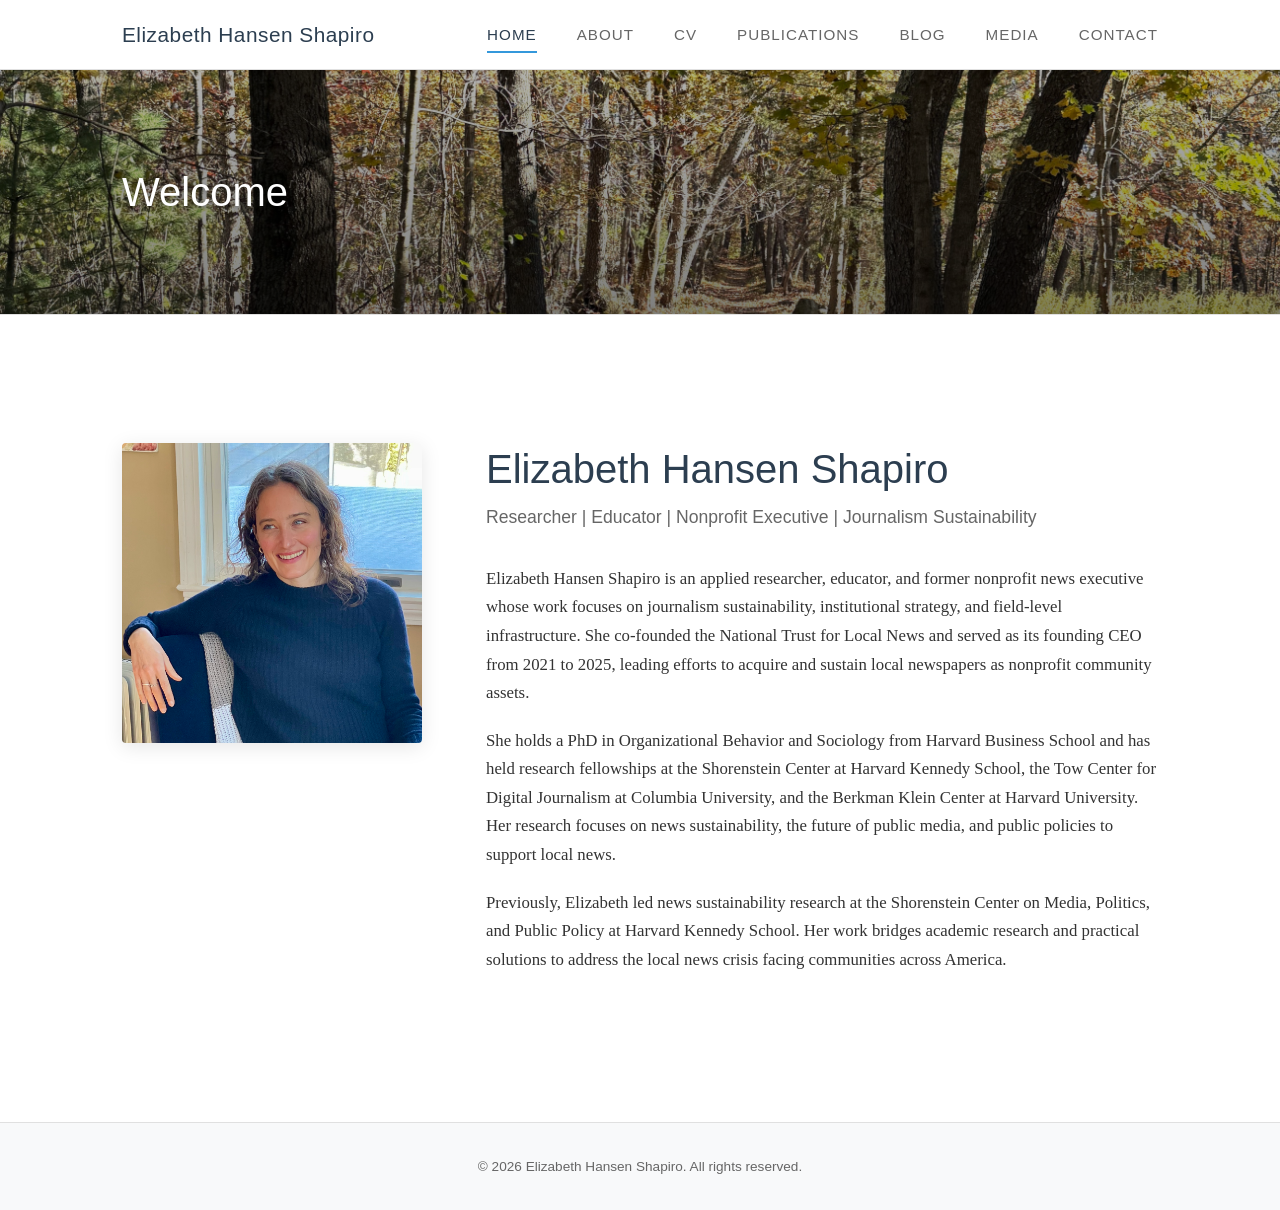
<file: index.html>
<!DOCTYPE html>
<html lang="en">
<head>
    <meta charset="UTF-8">
    <meta name="viewport" content="width=device-width, initial-scale=1.0">
    <meta name="description" content="Elizabeth Hansen Shapiro - Professional portfolio showcasing research, publications, and expertise in nonprofit and academic work.">
    <title>Elizabeth Hansen Shapiro</title>
    <link rel="stylesheet" href="css/styles.css">
</head>
<body>
    <nav>
        <div class="nav-container">
            <a href="index.html" class="nav-logo">Elizabeth Hansen Shapiro</a>
            <div class="nav-toggle" onclick="toggleNav()">
                <span></span>
                <span></span>
                <span></span>
            </div>
            <ul class="nav-links">
                <li><a href="index.html" class="active">Home</a></li>
                <li><a href="about.html">About</a></li>
                <li><a href="cv.html">CV</a></li>
                <li><a href="publications.html">Publications</a></li>
                <li><a href="blog.html">Blog</a></li>
                <li><a href="media.html">Media</a></li>
                <li><a href="contact.html">Contact</a></li>
            </ul>
        </div>
    </nav>

    <main>
        <div class="page-header page-header-bg" style="background-image: url('images/home-bg.jpg?v=2'); background-position: center 50%;">
            <h1>Welcome</h1>
        </div>

        <div class="container">
            <section class="hero">
                <div class="hero-image">
                    <img src="images/elizabeth.jpeg" alt="Elizabeth Hansen Shapiro">
                </div>
                <div class="hero-content">
                    <h1>Elizabeth Hansen Shapiro</h1>
                    <p class="hero-tagline">Researcher | Educator | Nonprofit Executive | Journalism Sustainability</p>

                    <div class="hero-bio">
                        <p>
                            Elizabeth Hansen Shapiro is an applied researcher, educator, and former nonprofit news executive whose work focuses on journalism sustainability, institutional strategy, and field-level infrastructure. She co-founded the National Trust for Local News and served as its founding CEO from 2021 to 2025, leading efforts to acquire and sustain local newspapers as nonprofit community assets.
                        </p>
                        <p>
                            She holds a PhD in Organizational Behavior and Sociology from Harvard Business School and has held research fellowships at the Shorenstein Center at Harvard Kennedy School, the Tow Center for Digital Journalism at Columbia University, and the Berkman Klein Center at Harvard University. Her research focuses on news sustainability, the future of public media, and public policies to support local news.
                        </p>
                        <p>
                            Previously, Elizabeth led news sustainability research at the Shorenstein Center on Media, Politics, and Public Policy at Harvard Kennedy School. Her work bridges academic research and practical solutions to address the local news crisis facing communities across America.
                        </p>
                    </div>
                </div>
            </section>
        </div>
    </main>

    <footer>
        <p>&copy; <script>document.write(new Date().getFullYear())</script> Elizabeth Hansen Shapiro. All rights reserved.</p>
    </footer>

    <script>
        function toggleNav() {
            const navLinks = document.querySelector('.nav-links');
            navLinks.classList.toggle('active');
        }

        // Close mobile nav when clicking a link
        document.querySelectorAll('.nav-links a').forEach(link => {
            link.addEventListener('click', () => {
                document.querySelector('.nav-links').classList.remove('active');
            });
        });
    </script>
</body>
</html>
</file>
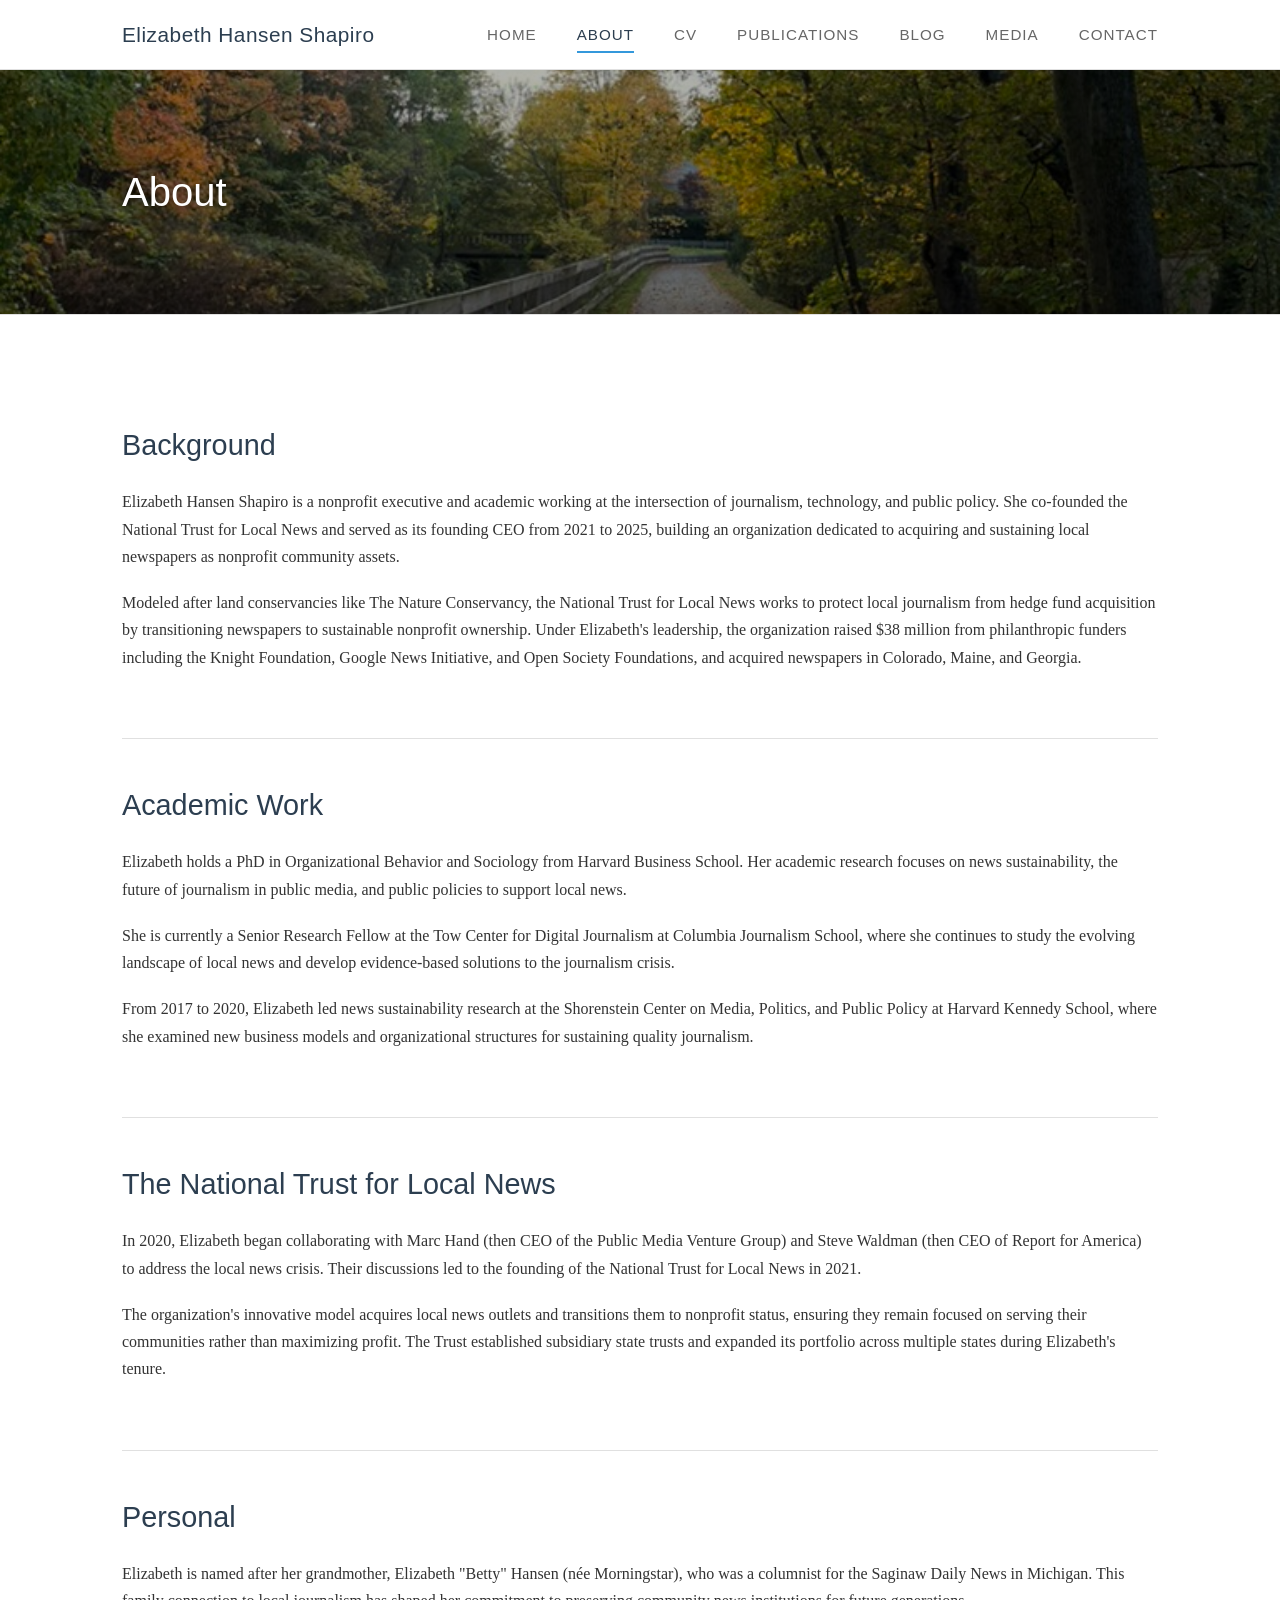
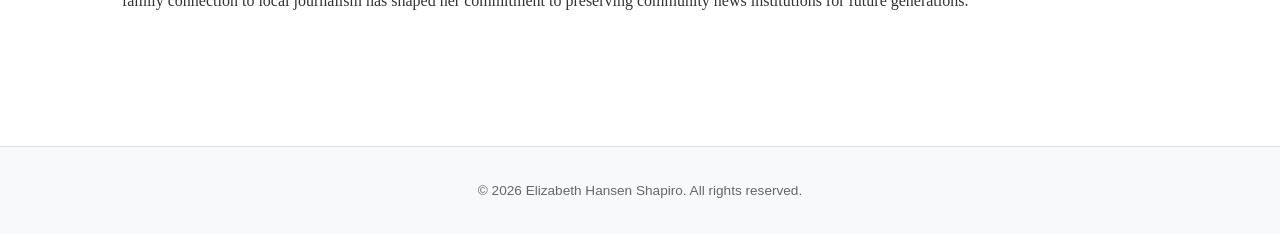
<file: about.html>
<!DOCTYPE html>
<html lang="en">
<head>
    <meta charset="UTF-8">
    <meta name="viewport" content="width=device-width, initial-scale=1.0">
    <meta name="description" content="About Elizabeth Hansen Shapiro - Background, expertise, and professional journey.">
    <title>About | Elizabeth Hansen Shapiro</title>
    <link rel="stylesheet" href="css/styles.css">
</head>
<body>
    <nav>
        <div class="nav-container">
            <a href="index.html" class="nav-logo">Elizabeth Hansen Shapiro</a>
            <div class="nav-toggle" onclick="toggleNav()">
                <span></span>
                <span></span>
                <span></span>
            </div>
            <ul class="nav-links">
                <li><a href="index.html">Home</a></li>
                <li><a href="about.html" class="active">About</a></li>
                <li><a href="cv.html">CV</a></li>
                <li><a href="publications.html">Publications</a></li>
                <li><a href="blog.html">Blog</a></li>
                <li><a href="media.html">Media</a></li>
                <li><a href="contact.html">Contact</a></li>
            </ul>
        </div>
    </nav>

    <main>
        <div class="page-header page-header-bg" style="background-image: url('images/about-bg.jpg');">
            <h1>About</h1>
        </div>

        <div class="container">
            <section class="section">
                <h2>Background</h2>
                <p>
                    Elizabeth Hansen Shapiro is a nonprofit executive and academic working at the intersection of journalism, technology, and public policy. She co-founded the National Trust for Local News and served as its founding CEO from 2021 to 2025, building an organization dedicated to acquiring and sustaining local newspapers as nonprofit community assets.
                </p>
                <p>
                    Modeled after land conservancies like The Nature Conservancy, the National Trust for Local News works to protect local journalism from hedge fund acquisition by transitioning newspapers to sustainable nonprofit ownership. Under Elizabeth's leadership, the organization raised $38 million from philanthropic funders including the Knight Foundation, Google News Initiative, and Open Society Foundations, and acquired newspapers in Colorado, Maine, and Georgia.
                </p>
            </section>

            <section class="section">
                <h2>Academic Work</h2>
                <p>
                    Elizabeth holds a PhD in Organizational Behavior and Sociology from Harvard Business School. Her academic research focuses on news sustainability, the future of journalism in public media, and public policies to support local news.
                </p>
                <p>
                    She is currently a Senior Research Fellow at the Tow Center for Digital Journalism at Columbia Journalism School, where she continues to study the evolving landscape of local news and develop evidence-based solutions to the journalism crisis.
                </p>
                <p>
                    From 2017 to 2020, Elizabeth led news sustainability research at the Shorenstein Center on Media, Politics, and Public Policy at Harvard Kennedy School, where she examined new business models and organizational structures for sustaining quality journalism.
                </p>
            </section>

            <section class="section">
                <h2>The National Trust for Local News</h2>
                <p>
                    In 2020, Elizabeth began collaborating with Marc Hand (then CEO of the Public Media Venture Group) and Steve Waldman (then CEO of Report for America) to address the local news crisis. Their discussions led to the founding of the National Trust for Local News in 2021.
                </p>
                <p>
                    The organization's innovative model acquires local news outlets and transitions them to nonprofit status, ensuring they remain focused on serving their communities rather than maximizing profit. The Trust established subsidiary state trusts and expanded its portfolio across multiple states during Elizabeth's tenure.
                </p>
            </section>

            <section class="section">
                <h2>Personal</h2>
                <p>
                    Elizabeth is named after her grandmother, Elizabeth "Betty" Hansen (née Morningstar), who was a columnist for the Saginaw Daily News in Michigan. This family connection to local journalism has shaped her commitment to preserving community news institutions for future generations.
                </p>
            </section>
        </div>
    </main>

    <footer>
        <p>&copy; <script>document.write(new Date().getFullYear())</script> Elizabeth Hansen Shapiro. All rights reserved.</p>
    </footer>

    <script>
        function toggleNav() {
            const navLinks = document.querySelector('.nav-links');
            navLinks.classList.toggle('active');
        }

        document.querySelectorAll('.nav-links a').forEach(link => {
            link.addEventListener('click', () => {
                document.querySelector('.nav-links').classList.remove('active');
            });
        });
    </script>
</body>
</html>
</file>
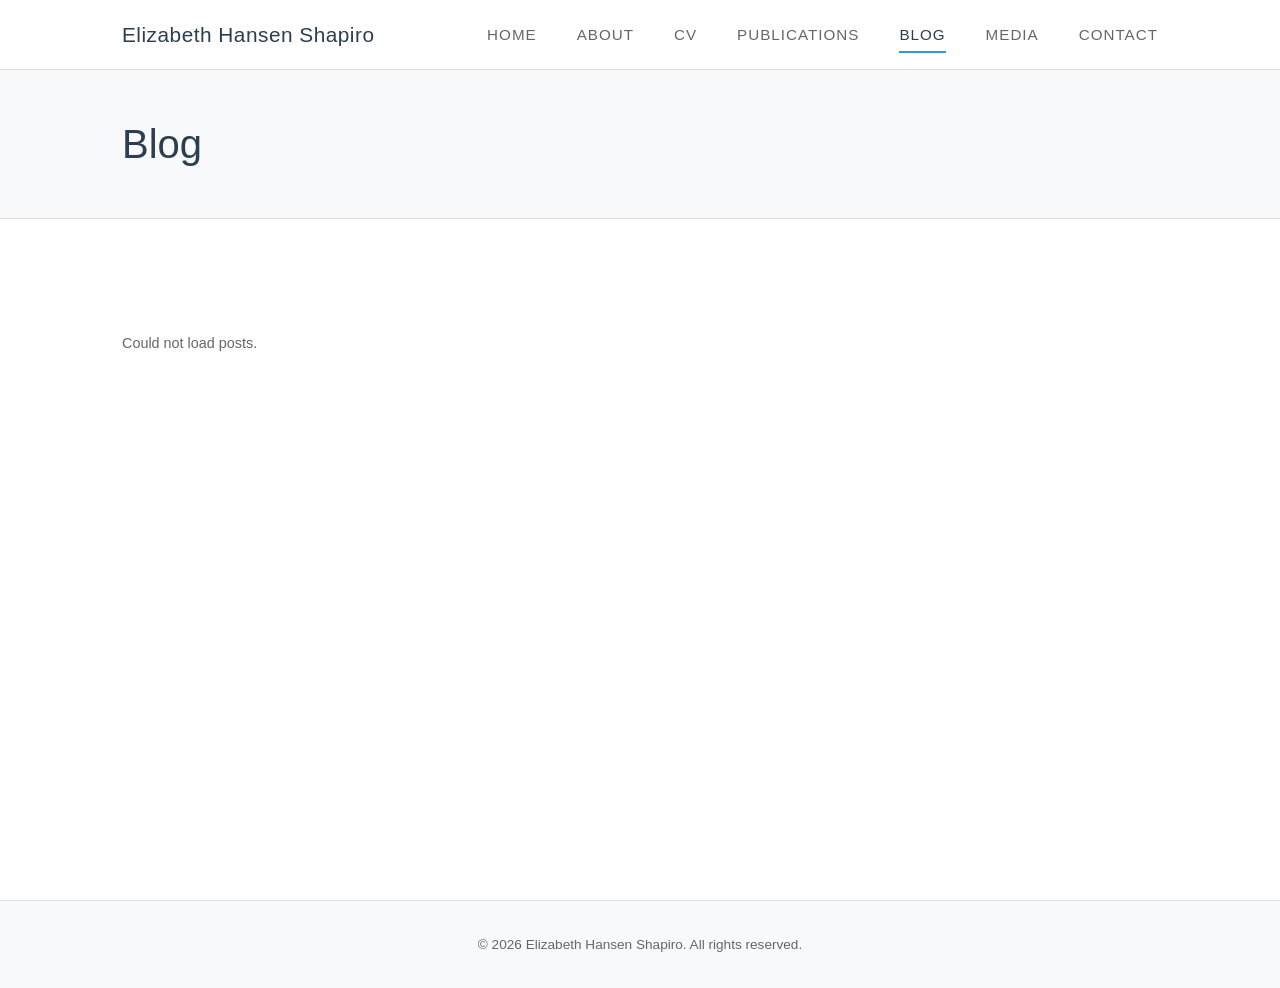
<file: blog.html>
<!DOCTYPE html>
<html lang="en">
<head>
    <meta charset="UTF-8">
    <meta name="viewport" content="width=device-width, initial-scale=1.0">
    <meta name="description" content="Blog - Elizabeth Hansen Shapiro">
    <title>Blog | Elizabeth Hansen Shapiro</title>
    <link rel="stylesheet" href="css/styles.css">
</head>
<body>
    <nav>
        <div class="nav-container">
            <a href="index.html" class="nav-logo">Elizabeth Hansen Shapiro</a>
            <div class="nav-toggle" onclick="toggleNav()">
                <span></span>
                <span></span>
                <span></span>
            </div>
            <ul class="nav-links">
                <li><a href="index.html">Home</a></li>
                <li><a href="about.html">About</a></li>
                <li><a href="cv.html">CV</a></li>
                <li><a href="publications.html">Publications</a></li>
                <li><a href="blog.html" class="active">Blog</a></li>
                <li><a href="media.html">Media</a></li>
                <li><a href="contact.html">Contact</a></li>
            </ul>
        </div>
    </nav>

    <main>
        <div class="page-header">
            <h1>Blog</h1>
        </div>

        <div class="container">
            <section class="section">
                <div id="blog-posts">
                    <p class="publication-meta">Loading posts...</p>
                </div>
            </section>
        </div>
    </main>

    <footer>
        <p>&copy; <script>document.write(new Date().getFullYear())</script> Elizabeth Hansen Shapiro. All rights reserved.</p>
    </footer>

    <script>
        const MEDIUM_USERNAME = 'elizabethhansenshapiro';

        function toggleNav() {
            const navLinks = document.querySelector('.nav-links');
            navLinks.classList.toggle('active');
        }

        document.querySelectorAll('.nav-links a').forEach(link => {
            link.addEventListener('click', () => {
                document.querySelector('.nav-links').classList.remove('active');
            });
        });

        function stripHtml(html) {
            const tmp = document.createElement('div');
            tmp.innerHTML = html;
            return tmp.textContent || tmp.innerText || '';
        }

        function formatDate(dateStr) {
            const date = new Date(dateStr);
            return date.toLocaleDateString('en-US', { year: 'numeric', month: 'long', day: 'numeric' });
        }

        function renderPosts(items) {
            const container = document.getElementById('blog-posts');
            if (!items || items.length === 0) {
                container.innerHTML = '<p class="publication-meta">No posts yet. Check back soon.</p>';
                return;
            }
            container.innerHTML = items.map(item => {
                const excerpt = stripHtml(item.description).replace(/\s+/g, ' ').trim().slice(0, 280);
                const date = formatDate(item.pubDate);
                const categories = item.categories ? item.categories.slice(0, 3).join(' · ') : '';
                return '<div class="publication-item"><h3><a href="' + item.link + '" target="_blank" rel="noopener noreferrer">' + item.title + '</a></h3><p class="publication-meta">' + date + (categories ? ' · ' + categories : '') + '</p><p>' + excerpt + '…</p><a href="' + item.link + '" class="publication-link" target="_blank" rel="noopener noreferrer">Read on Medium →</a></div>';
            }).join('');
        }

        function loadPosts() {
            const container = document.getElementById('blog-posts');
            if (!MEDIUM_USERNAME) {
                container.innerHTML = '<p class="publication-meta">Blog coming soon.</p>';
                return;
            }
            const feedUrl = encodeURIComponent('https://medium.com/feed/@' + MEDIUM_USERNAME);
            fetch('https://api.rss2json.com/v1/api.json?rss_url=' + feedUrl)
                .then(res => res.json())
                .then(data => {
                    if (data.status === 'ok') { renderPosts(data.items); }
                    else { container.innerHTML = '<p class="publication-meta">Could not load posts.</p>'; }
                })
                .catch(() => { container.innerHTML = '<p class="publication-meta">Could not load posts.</p>'; });
        }

        loadPosts();
    </script>
</body>
</html>
</file>
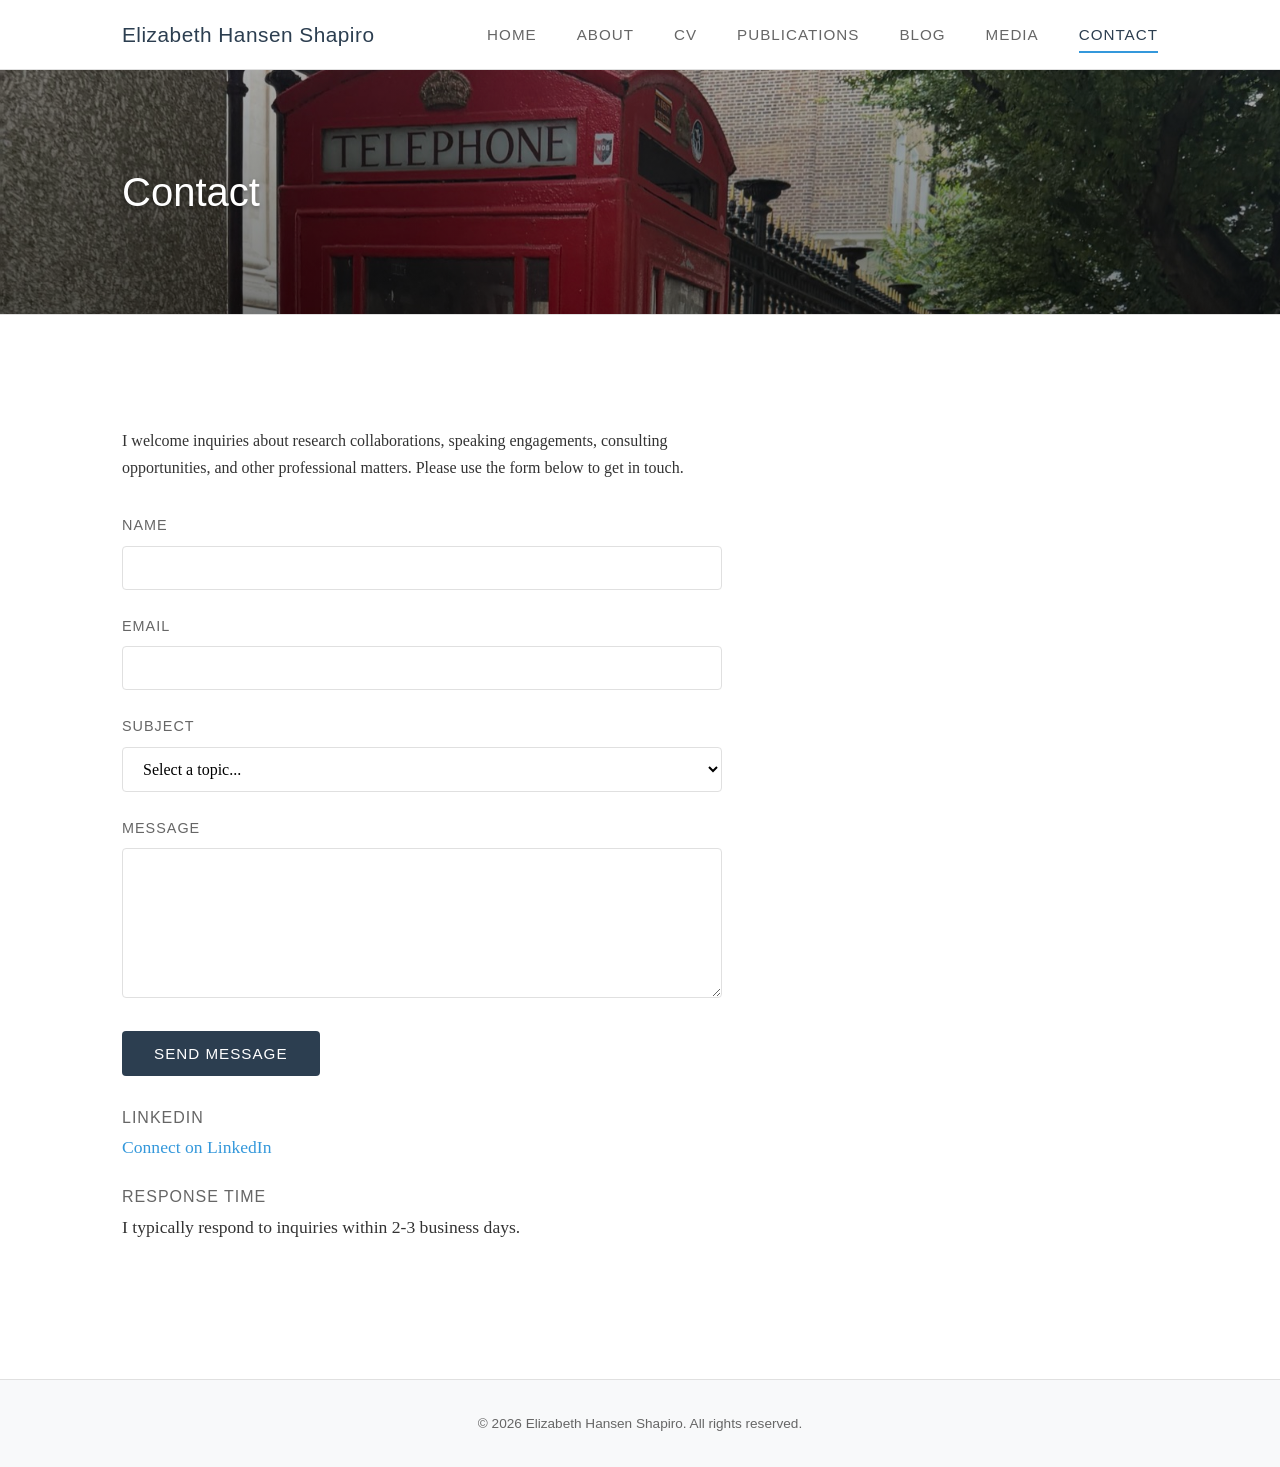
<file: contact.html>
<!DOCTYPE html>
<html lang="en">
<head>
    <meta charset="UTF-8">
    <meta name="viewport" content="width=device-width, initial-scale=1.0">
    <meta name="description" content="Contact Elizabeth Hansen Shapiro - Professional inquiries and collaboration opportunities.">
    <title>Contact | Elizabeth Hansen Shapiro</title>
    <link rel="stylesheet" href="css/styles.css">
</head>
<body>
    <nav>
        <div class="nav-container">
            <a href="index.html" class="nav-logo">Elizabeth Hansen Shapiro</a>
            <div class="nav-toggle" onclick="toggleNav()">
                <span></span>
                <span></span>
                <span></span>
            </div>
            <ul class="nav-links">
                <li><a href="index.html">Home</a></li>
                <li><a href="about.html">About</a></li>
                <li><a href="cv.html">CV</a></li>
                <li><a href="publications.html">Publications</a></li>
                <li><a href="blog.html">Blog</a></li>
                <li><a href="media.html">Media</a></li>
                <li><a href="contact.html" class="active">Contact</a></li>
            </ul>
        </div>
    </nav>

    <main>
        <div class="page-header page-header-bg" style="background-image: url('images/contact-bg.jpg'); background-position: center 50%;">
            <h1>Contact</h1>
        </div>

        <div class="container">
            <section class="section">
                <div class="contact-content">
                    <p>
                        I welcome inquiries about research collaborations, speaking engagements, consulting opportunities, and other professional matters. Please use the form below to get in touch.
                    </p>

                    <form name="contact" method="POST" data-netlify="true" netlify-honeypot="bot-field" action="/success.html" class="contact-form">
                        <input type="hidden" name="form-name" value="contact">
                        <p class="hidden" style="display:none;">
                            <label>Don't fill this out if you're human: <input name="bot-field"></label>
                        </p>

                        <div class="form-group">
                            <label for="name">Name</label>
                            <input type="text" id="name" name="name" required>
                        </div>

                        <div class="form-group">
                            <label for="email">Email</label>
                            <input type="email" id="email" name="email" required>
                        </div>

                        <div class="form-group">
                            <label for="subject">Subject</label>
                            <select id="subject" name="subject" required>
                                <option value="">Select a topic...</option>
                                <option value="Research Collaboration">Research Collaboration</option>
                                <option value="Speaking Engagement">Speaking Engagement</option>
                                <option value="Consulting">Consulting</option>
                                <option value="Media Inquiry">Media Inquiry</option>
                                <option value="Other">Other</option>
                            </select>
                        </div>

                        <div class="form-group">
                            <label for="message">Message</label>
                            <textarea id="message" name="message" rows="6" required></textarea>
                        </div>

                        <button type="submit" class="submit-btn">Send Message</button>
                    </form>

                    <div class="contact-item" style="margin-top: 2rem;">
                        <h3>LinkedIn</h3>
                        <p><a href="https://www.linkedin.com/in/elizabeth-hansen-shapiro-5a76339/" target="_blank" rel="noopener noreferrer">Connect on LinkedIn</a></p>
                    </div>

                    <div class="contact-item">
                        <h3>Response Time</h3>
                        <p>I typically respond to inquiries within 2-3 business days.</p>
                    </div>
                </div>
            </section>
        </div>
    </main>

    <footer>
        <p>&copy; <script>document.write(new Date().getFullYear())</script> Elizabeth Hansen Shapiro. All rights reserved.</p>
    </footer>

    <script>
        function toggleNav() {
            const navLinks = document.querySelector('.nav-links');
            navLinks.classList.toggle('active');
        }

        document.querySelectorAll('.nav-links a').forEach(link => {
            link.addEventListener('click', () => {
                document.querySelector('.nav-links').classList.remove('active');
            });
        });
    </script>
</body>
</html>
</file>
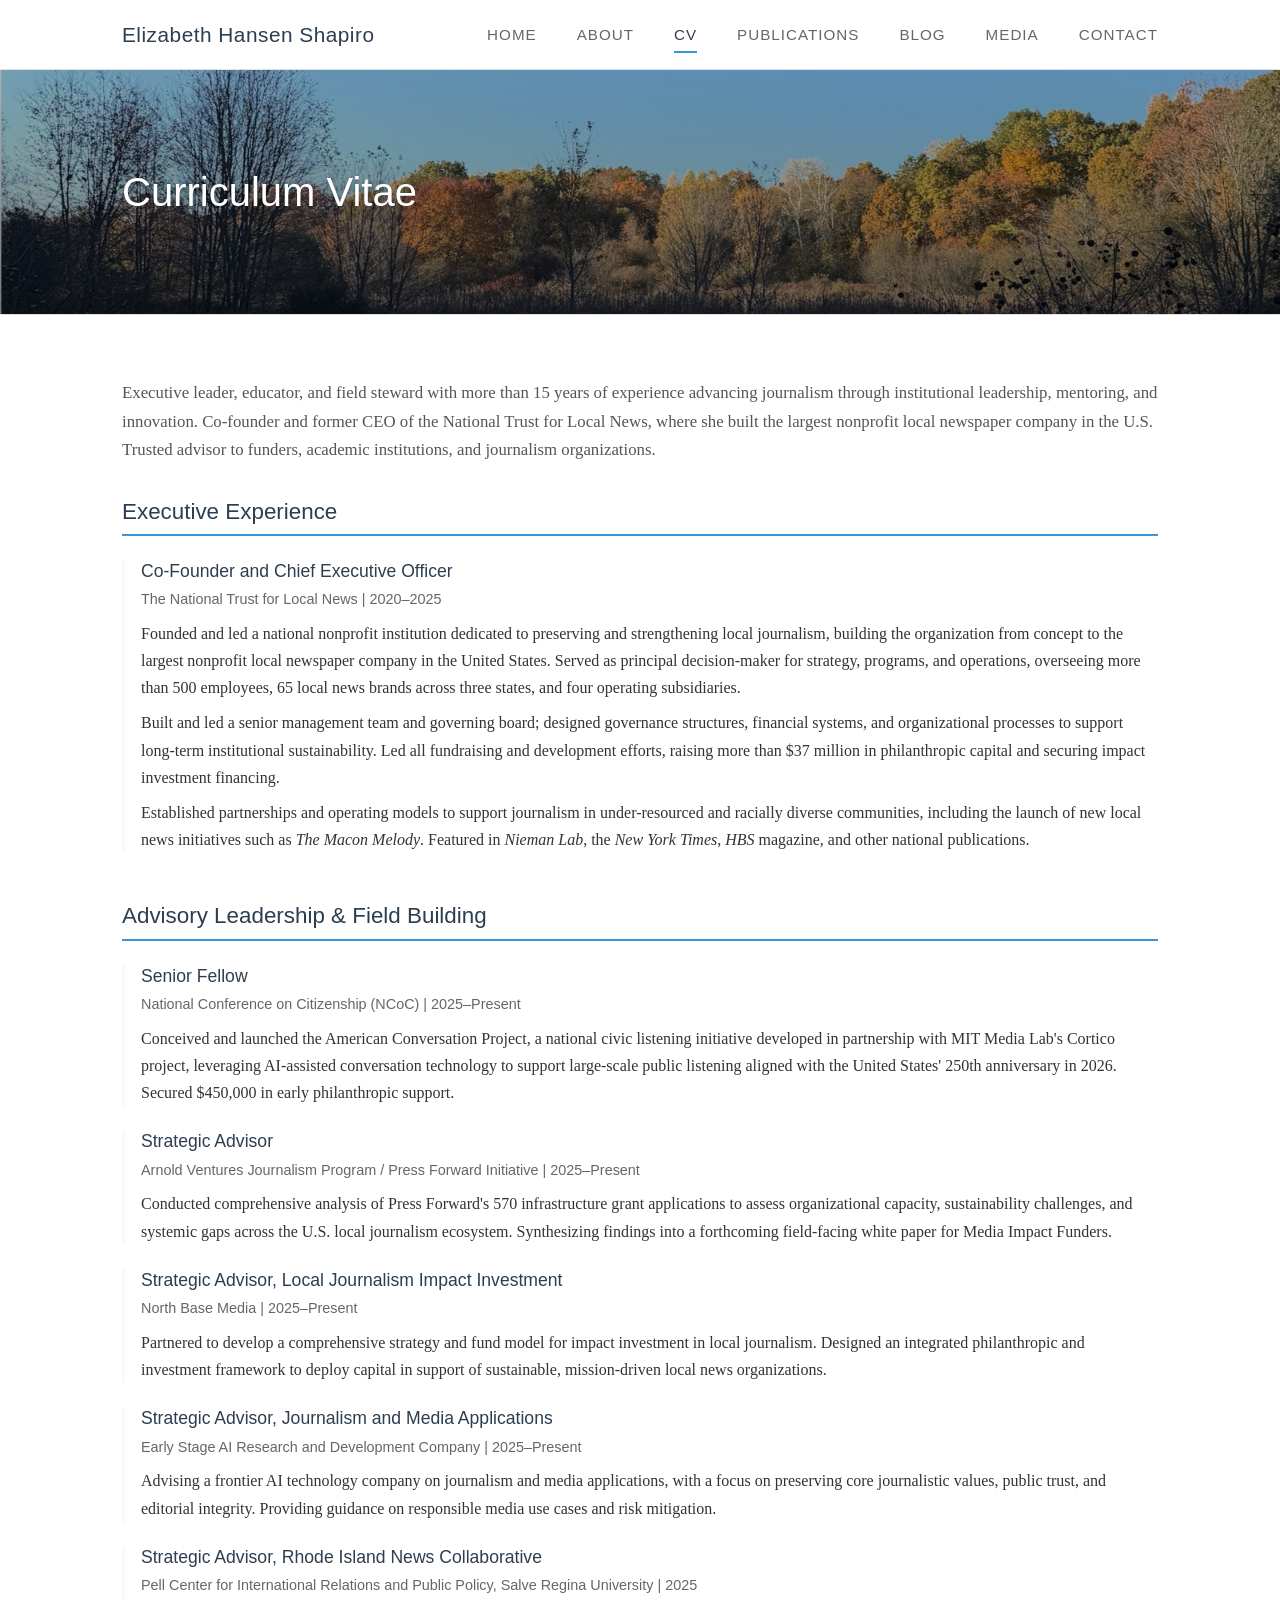
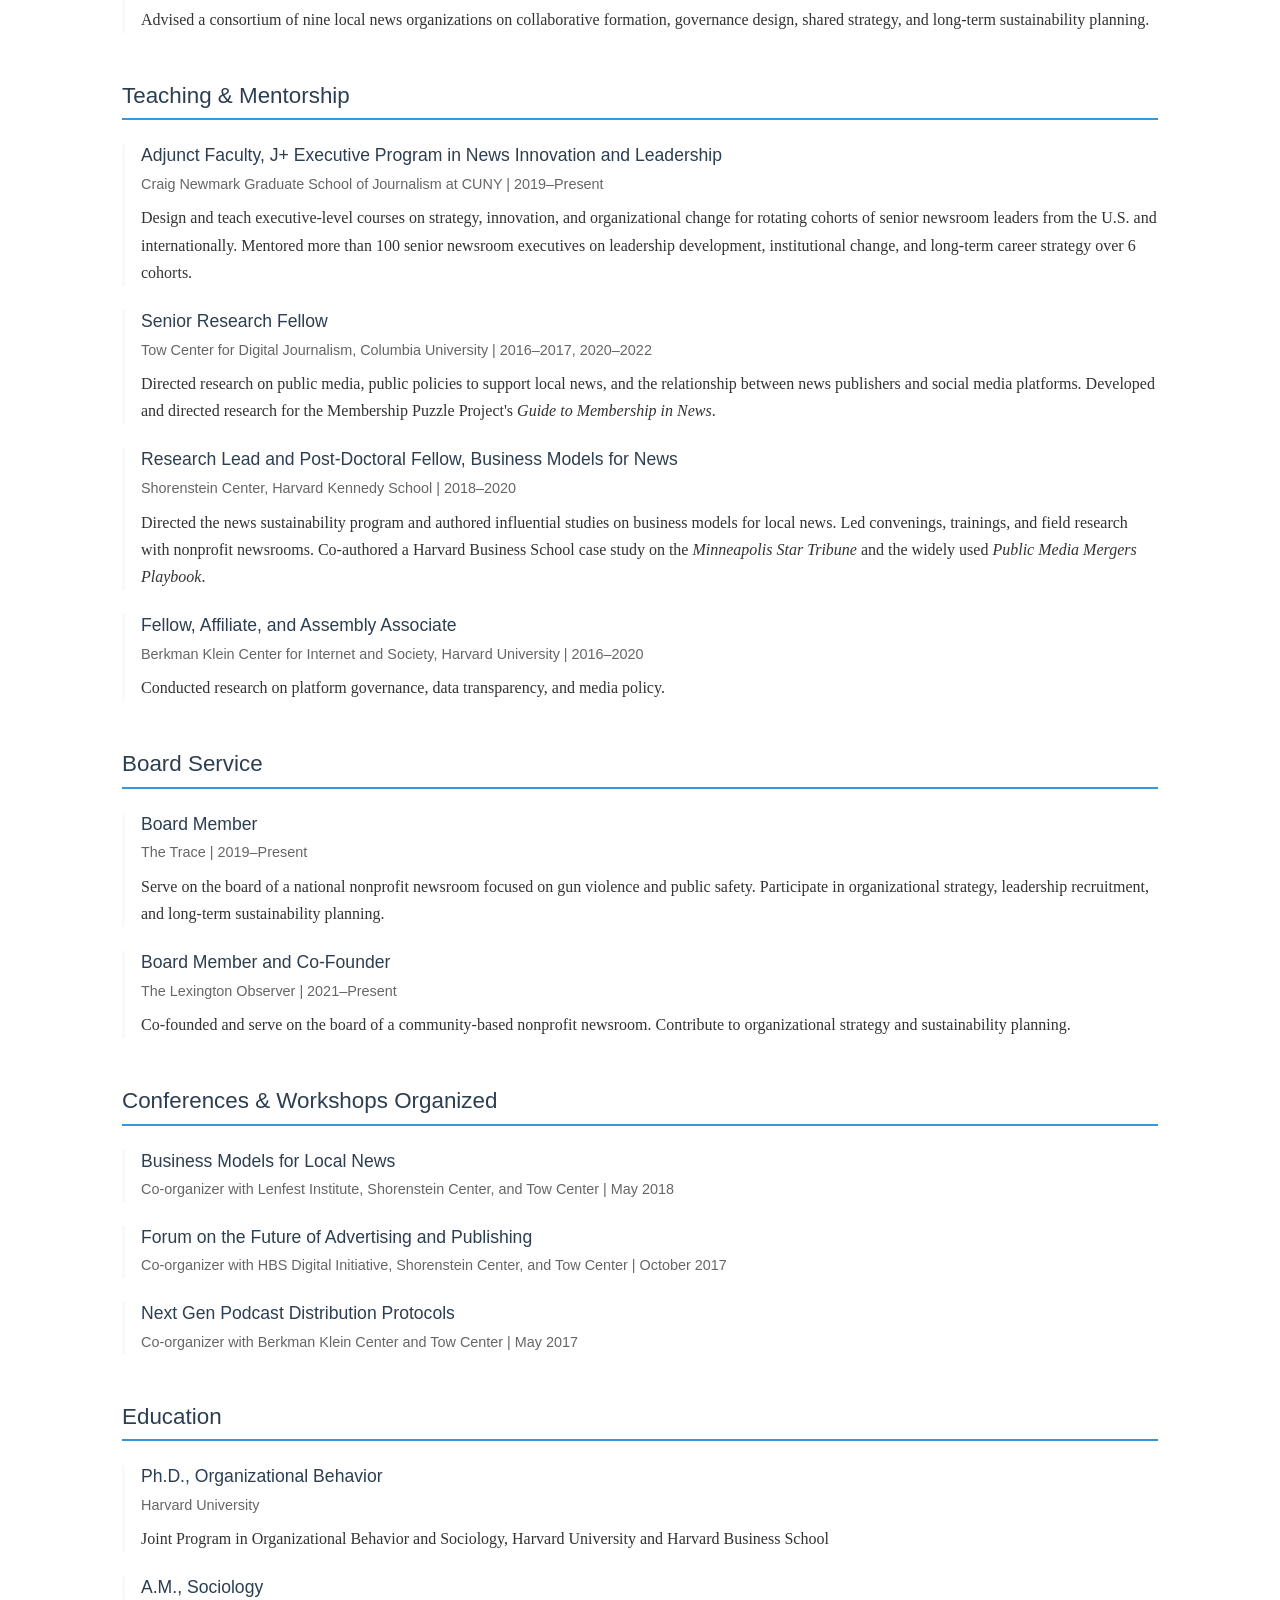
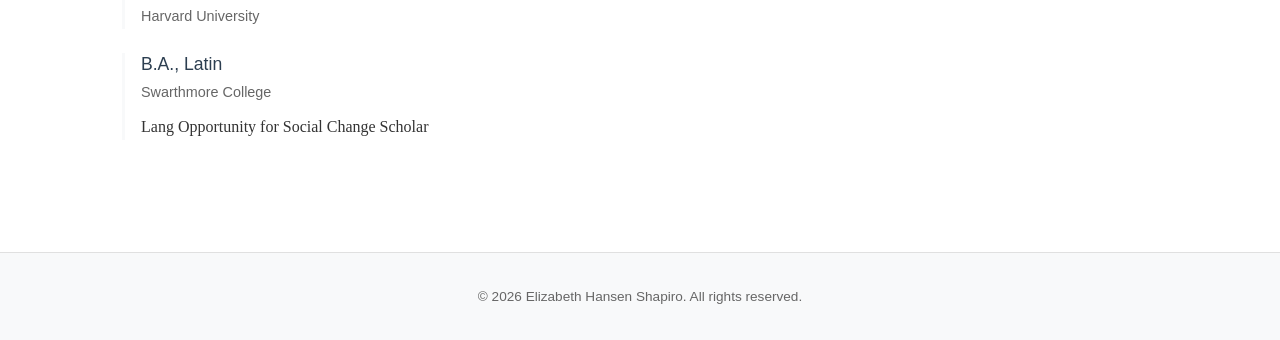
<file: cv.html>
<!DOCTYPE html>
<html lang="en">
<head>
    <meta charset="UTF-8">
    <meta name="viewport" content="width=device-width, initial-scale=1.0">
    <meta name="description" content="Curriculum Vitae of Elizabeth Hansen Shapiro - Education, experience, and professional accomplishments.">
    <title>CV | Elizabeth Hansen Shapiro</title>
    <link rel="stylesheet" href="css/styles.css">
</head>
<body>
    <nav>
        <div class="nav-container">
            <a href="index.html" class="nav-logo">Elizabeth Hansen Shapiro</a>
            <div class="nav-toggle" onclick="toggleNav()">
                <span></span>
                <span></span>
                <span></span>
            </div>
            <ul class="nav-links">
                <li><a href="index.html">Home</a></li>
                <li><a href="about.html">About</a></li>
                <li><a href="cv.html" class="active">CV</a></li>
                <li><a href="publications.html">Publications</a></li>
                <li><a href="blog.html">Blog</a></li>
                <li><a href="media.html">Media</a></li>
                <li><a href="contact.html">Contact</a></li>
            </ul>
        </div>
    </nav>

    <main>
        <div class="page-header page-header-bg" style="background-image: url('images/cv-bg.jpg'); background-position: center 50%;">
            <h1>Curriculum Vitae</h1>
        </div>

        <div class="container">
            <p class="cv-intro" style="font-size: 1.05rem; margin-bottom: 2rem; color: #555;">
                Executive leader, educator, and field steward with more than 15 years of experience advancing journalism through institutional leadership, mentoring, and innovation. Co-founder and former CEO of the National Trust for Local News, where she built the largest nonprofit local newspaper company in the U.S. Trusted advisor to funders, academic institutions, and journalism organizations.
            </p>

            <!-- Executive Experience Section -->
            <section class="cv-section">
                <h2>Executive Experience</h2>

                <div class="cv-item">
                    <h3>Co-Founder and Chief Executive Officer</h3>
                    <p class="date">The National Trust for Local News | 2020–2025</p>
                    <p>Founded and led a national nonprofit institution dedicated to preserving and strengthening local journalism, building the organization from concept to the largest nonprofit local newspaper company in the United States. Served as principal decision-maker for strategy, programs, and operations, overseeing more than 500 employees, 65 local news brands across three states, and four operating subsidiaries.</p>
                    <p>Built and led a senior management team and governing board; designed governance structures, financial systems, and organizational processes to support long-term institutional sustainability. Led all fundraising and development efforts, raising more than $37 million in philanthropic capital and securing impact investment financing.</p>
                    <p>Established partnerships and operating models to support journalism in under-resourced and racially diverse communities, including the launch of new local news initiatives such as <em>The Macon Melody</em>. Featured in <em>Nieman Lab</em>, the <em>New York Times</em>, <em>HBS</em> magazine, and other national publications.</p>
                </div>
            </section>

            <!-- Advisory Leadership Section -->
            <section class="cv-section">
                <h2>Advisory Leadership & Field Building</h2>

                <div class="cv-item">
                    <h3>Senior Fellow</h3>
                    <p class="date">National Conference on Citizenship (NCoC) | 2025–Present</p>
                    <p>Conceived and launched the American Conversation Project, a national civic listening initiative developed in partnership with MIT Media Lab's Cortico project, leveraging AI-assisted conversation technology to support large-scale public listening aligned with the United States' 250th anniversary in 2026. Secured $450,000 in early philanthropic support.</p>
                </div>

                <div class="cv-item">
                    <h3>Strategic Advisor</h3>
                    <p class="date">Arnold Ventures Journalism Program / Press Forward Initiative | 2025–Present</p>
                    <p>Conducted comprehensive analysis of Press Forward's 570 infrastructure grant applications to assess organizational capacity, sustainability challenges, and systemic gaps across the U.S. local journalism ecosystem. Synthesizing findings into a forthcoming field-facing white paper for Media Impact Funders.</p>
                </div>

                <div class="cv-item">
                    <h3>Strategic Advisor, Local Journalism Impact Investment</h3>
                    <p class="date">North Base Media | 2025–Present</p>
                    <p>Partnered to develop a comprehensive strategy and fund model for impact investment in local journalism. Designed an integrated philanthropic and investment framework to deploy capital in support of sustainable, mission-driven local news organizations.</p>
                </div>

                <div class="cv-item">
                    <h3>Strategic Advisor, Journalism and Media Applications</h3>
                    <p class="date">Early Stage AI Research and Development Company | 2025–Present</p>
                    <p>Advising a frontier AI technology company on journalism and media applications, with a focus on preserving core journalistic values, public trust, and editorial integrity. Providing guidance on responsible media use cases and risk mitigation.</p>
                </div>

                <div class="cv-item">
                    <h3>Strategic Advisor, Rhode Island News Collaborative</h3>
                    <p class="date">Pell Center for International Relations and Public Policy, Salve Regina University | 2025</p>
                    <p>Advised a consortium of nine local news organizations on collaborative formation, governance design, shared strategy, and long-term sustainability planning.</p>
                </div>
            </section>

            <!-- Teaching & Mentorship Section -->
            <section class="cv-section">
                <h2>Teaching & Mentorship</h2>

                <div class="cv-item">
                    <h3>Adjunct Faculty, J+ Executive Program in News Innovation and Leadership</h3>
                    <p class="date">Craig Newmark Graduate School of Journalism at CUNY | 2019–Present</p>
                    <p>Design and teach executive-level courses on strategy, innovation, and organizational change for rotating cohorts of senior newsroom leaders from the U.S. and internationally. Mentored more than 100 senior newsroom executives on leadership development, institutional change, and long-term career strategy over 6 cohorts.</p>
                </div>

                <div class="cv-item">
                    <h3>Senior Research Fellow</h3>
                    <p class="date">Tow Center for Digital Journalism, Columbia University | 2016–2017, 2020–2022</p>
                    <p>Directed research on public media, public policies to support local news, and the relationship between news publishers and social media platforms. Developed and directed research for the Membership Puzzle Project's <em>Guide to Membership in News</em>.</p>
                </div>

                <div class="cv-item">
                    <h3>Research Lead and Post-Doctoral Fellow, Business Models for News</h3>
                    <p class="date">Shorenstein Center, Harvard Kennedy School | 2018–2020</p>
                    <p>Directed the news sustainability program and authored influential studies on business models for local news. Led convenings, trainings, and field research with nonprofit newsrooms. Co-authored a Harvard Business School case study on the <em>Minneapolis Star Tribune</em> and the widely used <em>Public Media Mergers Playbook</em>.</p>
                </div>

                <div class="cv-item">
                    <h3>Fellow, Affiliate, and Assembly Associate</h3>
                    <p class="date">Berkman Klein Center for Internet and Society, Harvard University | 2016–2020</p>
                    <p>Conducted research on platform governance, data transparency, and media policy.</p>
                </div>
            </section>

            <!-- Board Service Section -->
            <section class="cv-section">
                <h2>Board Service</h2>

                <div class="cv-item">
                    <h3>Board Member</h3>
                    <p class="date">The Trace | 2019–Present</p>
                    <p>Serve on the board of a national nonprofit newsroom focused on gun violence and public safety. Participate in organizational strategy, leadership recruitment, and long-term sustainability planning.</p>
                </div>

                <div class="cv-item">
                    <h3>Board Member and Co-Founder</h3>
                    <p class="date">The Lexington Observer | 2021–Present</p>
                    <p>Co-founded and serve on the board of a community-based nonprofit newsroom. Contribute to organizational strategy and sustainability planning.</p>
                </div>
            </section>

            <!-- Conferences Section -->
            <section class="cv-section">
                <h2>Conferences & Workshops Organized</h2>

                <div class="cv-item">
                    <h3>Business Models for Local News</h3>
                    <p class="date">Co-organizer with Lenfest Institute, Shorenstein Center, and Tow Center | May 2018</p>
                </div>

                <div class="cv-item">
                    <h3>Forum on the Future of Advertising and Publishing</h3>
                    <p class="date">Co-organizer with HBS Digital Initiative, Shorenstein Center, and Tow Center | October 2017</p>
                </div>

                <div class="cv-item">
                    <h3>Next Gen Podcast Distribution Protocols</h3>
                    <p class="date">Co-organizer with Berkman Klein Center and Tow Center | May 2017</p>
                </div>
            </section>

            <!-- Education Section -->
            <section class="cv-section">
                <h2>Education</h2>

                <div class="cv-item">
                    <h3>Ph.D., Organizational Behavior</h3>
                    <p class="date">Harvard University</p>
                    <p>Joint Program in Organizational Behavior and Sociology, Harvard University and Harvard Business School</p>
                </div>

                <div class="cv-item">
                    <h3>A.M., Sociology</h3>
                    <p class="date">Harvard University</p>
                </div>

                <div class="cv-item">
                    <h3>B.A., Latin</h3>
                    <p class="date">Swarthmore College</p>
                    <p>Lang Opportunity for Social Change Scholar</p>
                </div>
            </section>
        </div>
    </main>

    <footer>
        <p>&copy; <script>document.write(new Date().getFullYear())</script> Elizabeth Hansen Shapiro. All rights reserved.</p>
    </footer>

    <script>
        function toggleNav() {
            const navLinks = document.querySelector('.nav-links');
            navLinks.classList.toggle('active');
        }

        document.querySelectorAll('.nav-links a').forEach(link => {
            link.addEventListener('click', () => {
                document.querySelector('.nav-links').classList.remove('active');
            });
        });
    </script>
</body>
</html>
</file>
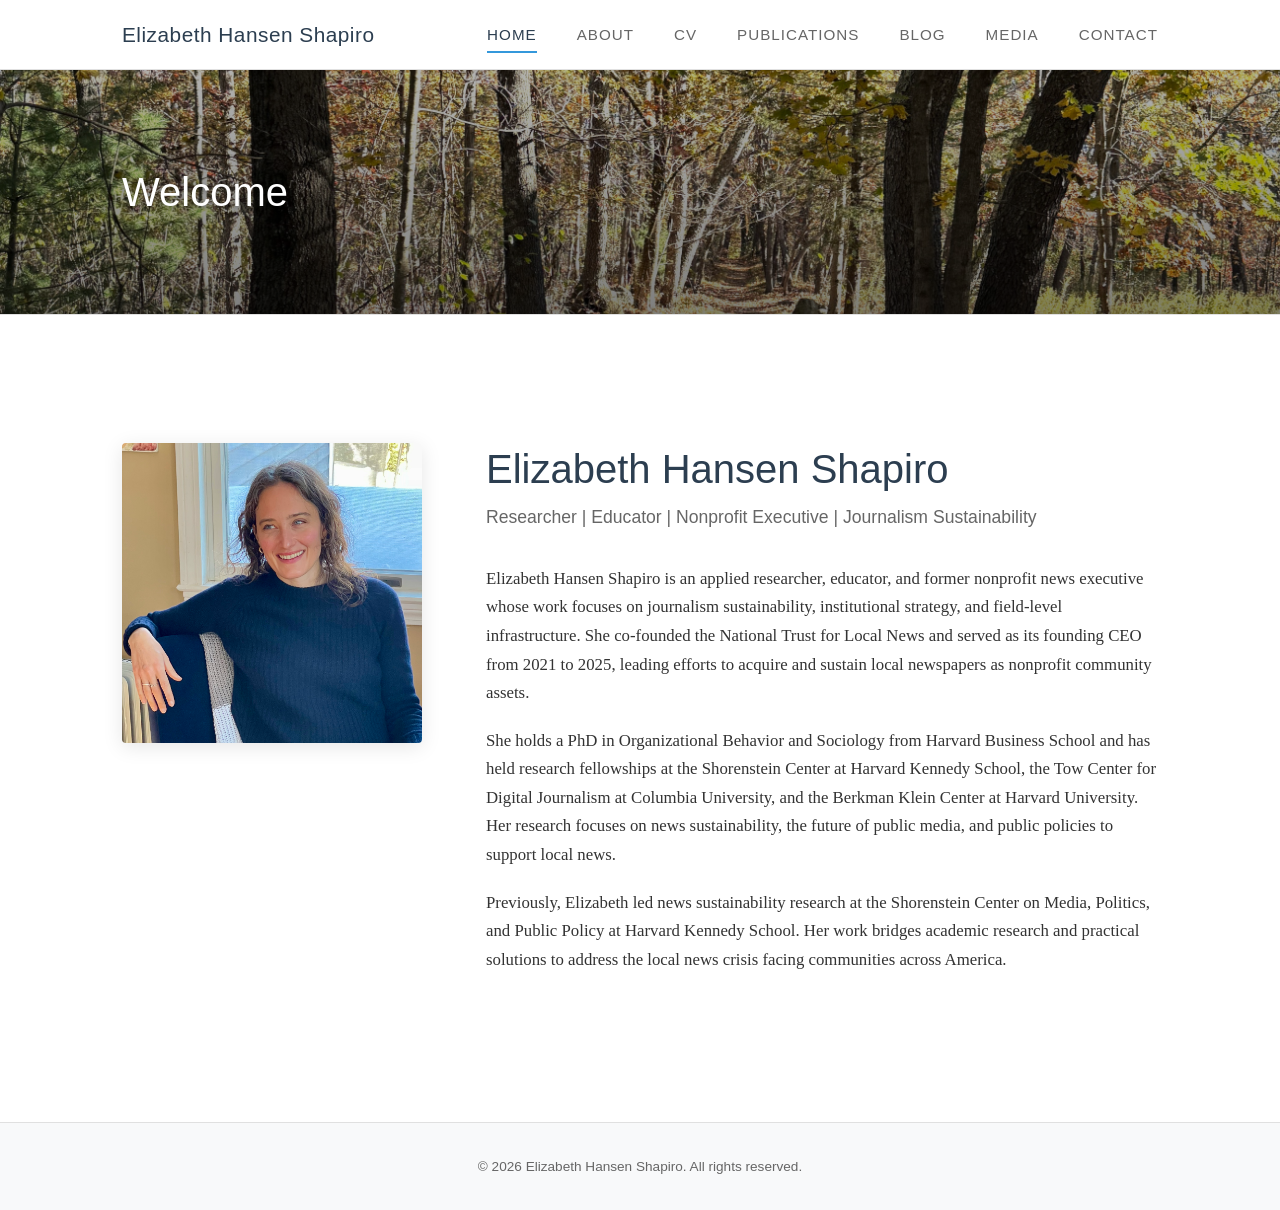
<file: home.html>
<!DOCTYPE html>
<html lang="en">
<head>
    <meta charset="UTF-8">
    <meta name="viewport" content="width=device-width, initial-scale=1.0">
    <meta name="description" content="Elizabeth Hansen Shapiro - Professional portfolio showcasing research, publications, and expertise in nonprofit and academic work.">
    <title>Elizabeth Hansen Shapiro</title>
    <link rel="stylesheet" href="css/styles.css">
</head>
<body>
    <nav>
        <div class="nav-container">
            <a href="home.html" class="nav-logo">Elizabeth Hansen Shapiro</a>
            <div class="nav-toggle" onclick="toggleNav()">
                <span></span>
                <span></span>
                <span></span>
            </div>
            <ul class="nav-links">
                <li><a href="home.html" class="active">Home</a></li>
                <li><a href="about.html">About</a></li>
                <li><a href="cv.html">CV</a></li>
                <li><a href="publications.html">Publications</a></li>
                <li><a href="contact.html">Contact</a></li>
            </ul>
        </div>
    </nav>

    <main>
        <div class="page-header page-header-bg" style="background-image: url('images/home-bg.jpg?v=2'); background-position: center 50%;">
            <h1>Welcome</h1>
        </div>

        <div class="container">
            <section class="hero">
                <div class="hero-image">
                    <img src="images/elizabeth.jpeg" alt="Elizabeth Hansen Shapiro">
                </div>
                <div class="hero-content">
                    <h1>Elizabeth Hansen Shapiro</h1>
                    <p class="hero-tagline">Nonprofit Executive | Journalism Researcher | Local News Advocate</p>

                    <div class="hero-bio">
                        <p>
                            Elizabeth Hansen Shapiro is a nonprofit executive and academic dedicated to the future of local journalism. She co-founded the National Trust for Local News and served as its founding CEO from 2021 to 2025, leading efforts to acquire and sustain local newspapers as nonprofit community assets.
                        </p>
                        <p>
                            She holds a PhD in Organizational Behavior and Sociology from Harvard Business School and is currently a Senior Research Fellow at the Tow Center for Digital Journalism at Columbia University. Her research focuses on news sustainability, the future of public media, and public policies to support local news.
                        </p>
                        <p>
                            Previously, Elizabeth led news sustainability research at the Shorenstein Center on Media, Politics, and Public Policy at Harvard Kennedy School. Her work bridges academic research and practical solutions to address the local news crisis facing communities across America.
                        </p>
                    </div>
                </div>
            </section>
        </div>
    </main>

    <footer>
        <p>&copy; <script>document.write(new Date().getFullYear())</script> Elizabeth Hansen Shapiro. All rights reserved.</p>
    </footer>

    <script>
        // Auth check
        if (sessionStorage.getItem('authenticated') !== 'true') {
            window.location.href = 'index.html';
        }

        function toggleNav() {
            const navLinks = document.querySelector('.nav-links');
            navLinks.classList.toggle('active');
        }

        // Close mobile nav when clicking a link
        document.querySelectorAll('.nav-links a').forEach(link => {
            link.addEventListener('click', () => {
                document.querySelector('.nav-links').classList.remove('active');
            });
        });
    </script>
</body>
</html>
</file>
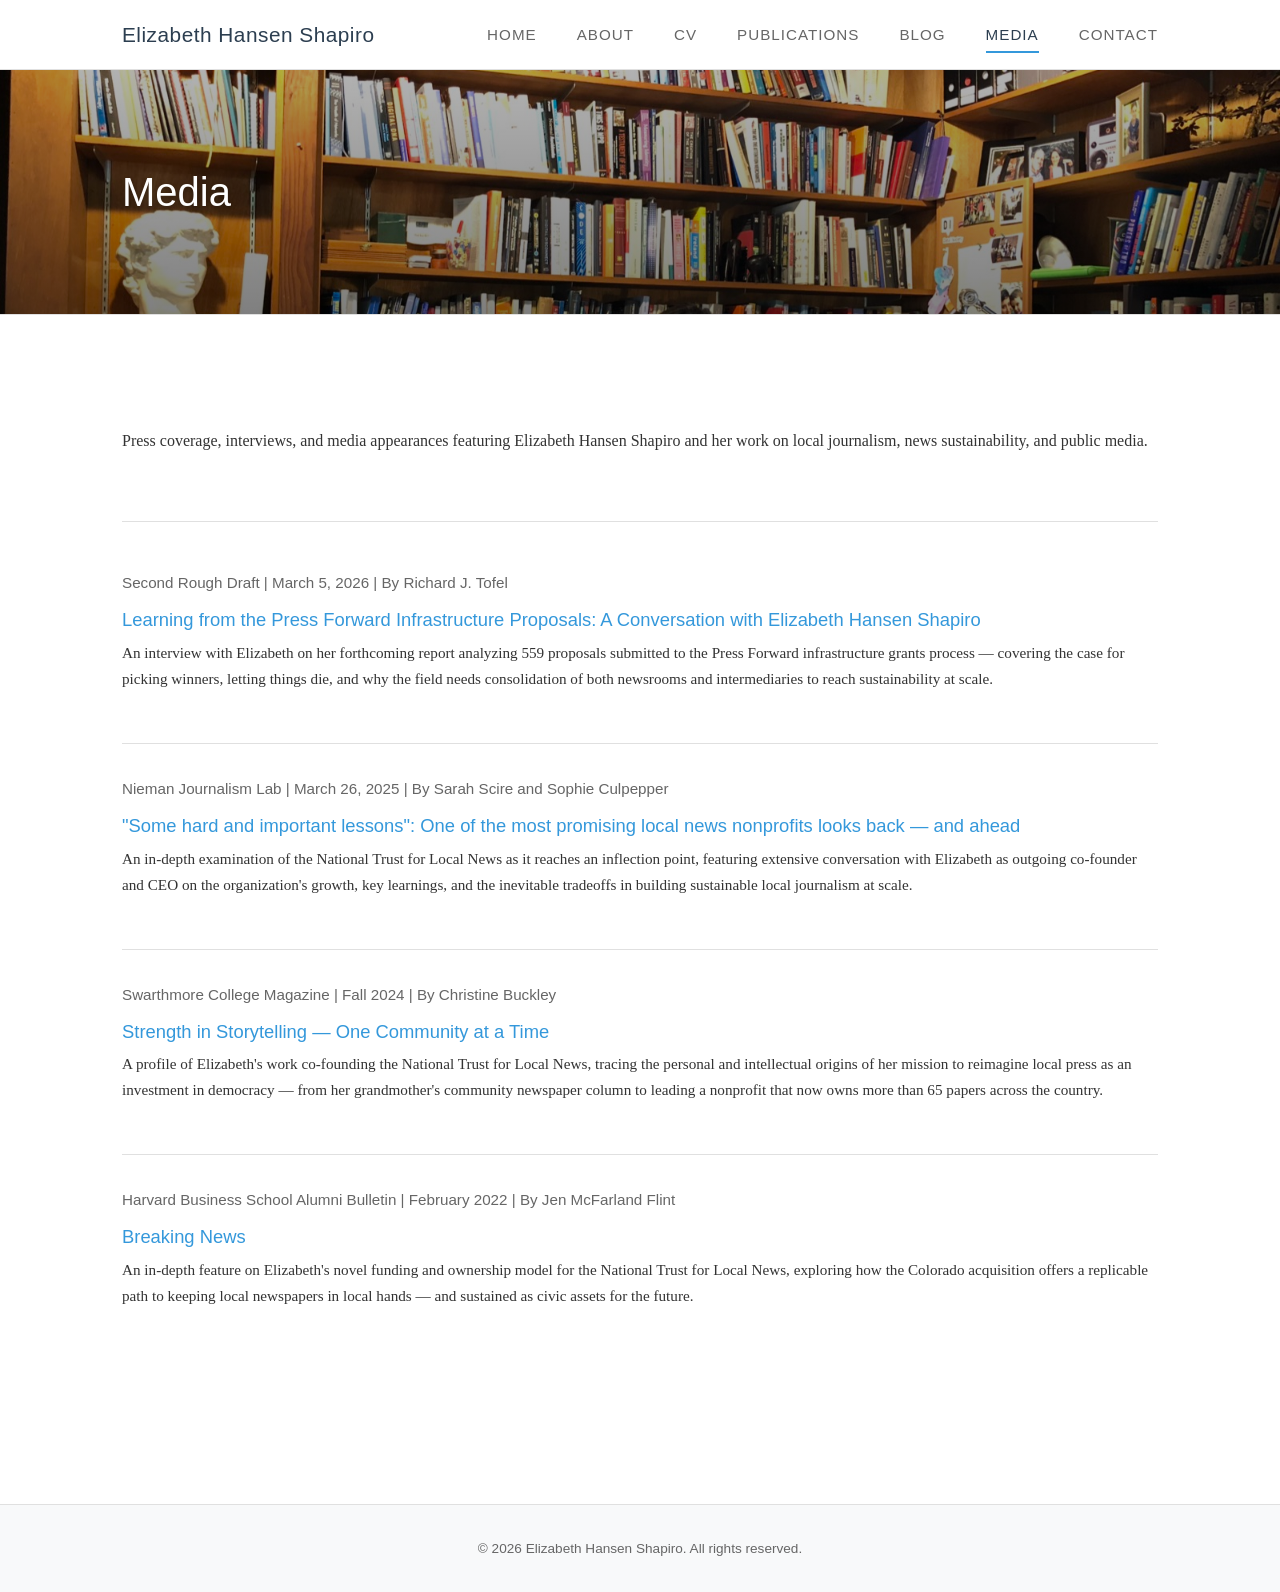
<file: media.html>
<!DOCTYPE html>
<html lang="en">
<head>
    <meta charset="UTF-8">
    <meta name="viewport" content="width=device-width, initial-scale=1.0">
    <meta name="description" content="Media coverage of Elizabeth Hansen Shapiro - Press, interviews, and featured articles.">
    <title>Media | Elizabeth Hansen Shapiro</title>
    <link rel="stylesheet" href="css/styles.css">
</head>
<body>
    <nav>
        <div class="nav-container">
            <a href="index.html" class="nav-logo">Elizabeth Hansen Shapiro</a>
            <div class="nav-toggle" onclick="toggleNav()">
                <span></span>
                <span></span>
                <span></span>
            </div>
            <ul class="nav-links">
                <li><a href="index.html">Home</a></li>
                <li><a href="about.html">About</a></li>
                <li><a href="cv.html">CV</a></li>
                <li><a href="publications.html">Publications</a></li>
                <li><a href="blog.html">Blog</a></li>
                <li><a href="media.html" class="active">Media</a></li>
                <li><a href="contact.html">Contact</a></li>
            </ul>
        </div>
    </nav>

    <main>
        <div class="page-header page-header-bg" style="background-image: url('images/publications-bg.jpg'); background-position: center 50%;">
            <h1>Media</h1>
        </div>

        <div class="container">
            <section class="section">
                <p class="section-intro">Press coverage, interviews, and media appearances featuring Elizabeth Hansen Shapiro and her work on local journalism, news sustainability, and public media.</p>
            </section>

            <section class="section">

                <div class="publication-item">
                    <p class="publication-meta">Second Rough Draft | March 5, 2026 | By Richard J. Tofel</p>
                    <h3><a href="https://dicktofel.substack.com/p/learning-from-the-press-forward-infrastructure" target="_blank" rel="noopener noreferrer">Learning from the Press Forward Infrastructure Proposals: A Conversation with Elizabeth Hansen Shapiro</a></h3>
                    <p>An interview with Elizabeth on her forthcoming report analyzing 559 proposals submitted to the Press Forward infrastructure grants process — covering the case for picking winners, letting things die, and why the field needs consolidation of both newsrooms and intermediaries to reach sustainability at scale.</p>
                </div>

                <div class="publication-item">
                    <p class="publication-meta">Nieman Journalism Lab | March 26, 2025 | By Sarah Scire and Sophie Culpepper</p>
                    <h3><a href="https://www.niemanlab.org/2025/03/national-trust-for-local-news/" target="_blank" rel="noopener noreferrer">"Some hard and important lessons": One of the most promising local news nonprofits looks back — and ahead</a></h3>
                    <p>An in-depth examination of the National Trust for Local News as it reaches an inflection point, featuring extensive conversation with Elizabeth as outgoing co-founder and CEO on the organization's growth, key learnings, and the inevitable tradeoffs in building sustainable local journalism at scale.</p>
                </div>

                <div class="publication-item">
                    <p class="publication-meta">Swarthmore College Magazine | Fall 2024 | By Christine Buckley</p>
                    <h3><a href="https://magazine.swarthmore.edu/issue/fall-2024/strength-in-storytelling-one-community-at-a-time/" target="_blank" rel="noopener noreferrer">Strength in Storytelling — One Community at a Time</a></h3>
                    <p>A profile of Elizabeth's work co-founding the National Trust for Local News, tracing the personal and intellectual origins of her mission to reimagine local press as an investment in democracy — from her grandmother's community newspaper column to leading a nonprofit that now owns more than 65 papers across the country.</p>
                </div>

                <div class="publication-item">
                    <p class="publication-meta">Harvard Business School Alumni Bulletin | February 2022 | By Jen McFarland Flint</p>
                    <h3><a href="https://www.alumni.hbs.edu/stories/Pages/story-impact.aspx?num=8622" target="_blank" rel="noopener noreferrer">Breaking News</a></h3>
                    <p>An in-depth feature on Elizabeth's novel funding and ownership model for the National Trust for Local News, exploring how the Colorado acquisition offers a replicable path to keeping local newspapers in local hands — and sustained as civic assets for the future.</p>
                </div>

            </section>

        </div>
    </main>

    <footer>
        <p>&copy; <script>document.write(new Date().getFullYear())</script> Elizabeth Hansen Shapiro. All rights reserved.</p>
    </footer>

    <script>
        function toggleNav() {
            const navLinks = document.querySelector('.nav-links');
            navLinks.classList.toggle('active');
        }

        // Close mobile nav when clicking a link
        document.querySelectorAll('.nav-links a').forEach(link => {
            link.addEventListener('click', () => {
                document.querySelector('.nav-links').classList.remove('active');
            });
        });
    </script>
</body>
</html>
</file>
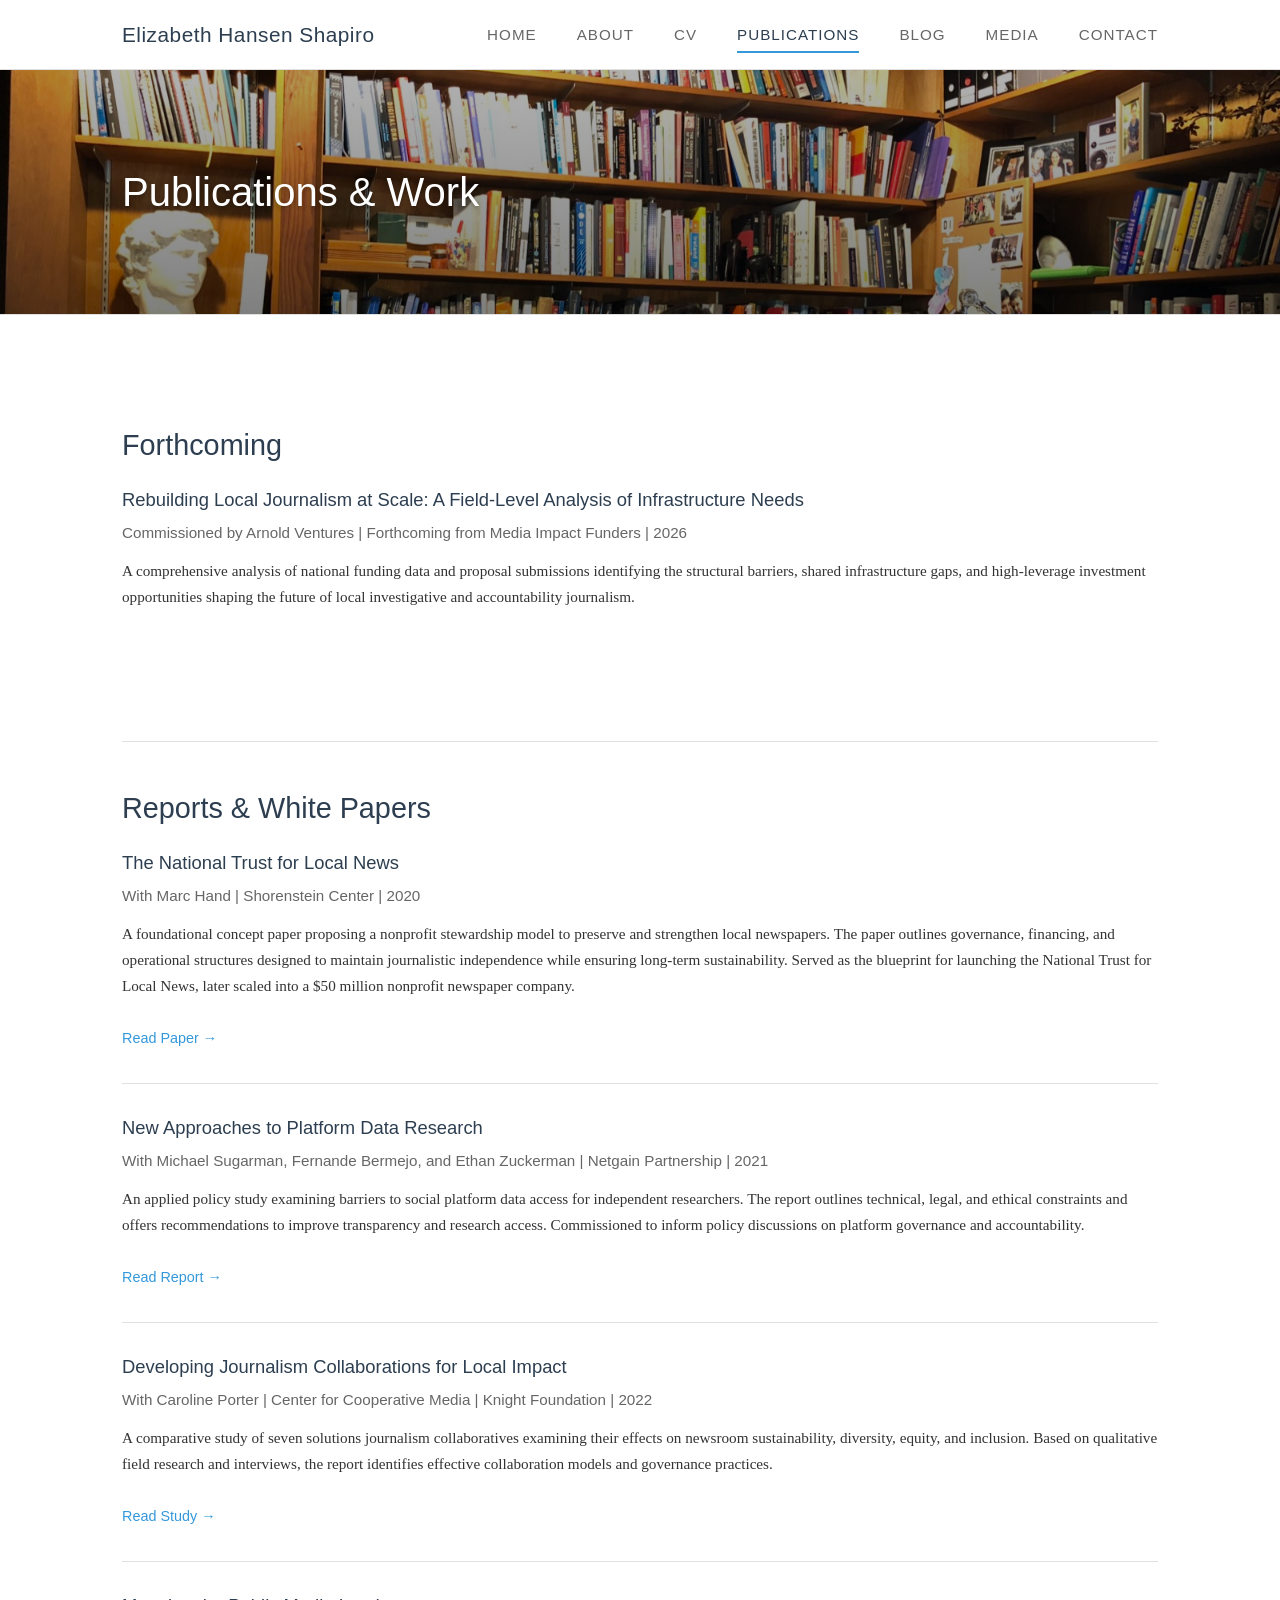
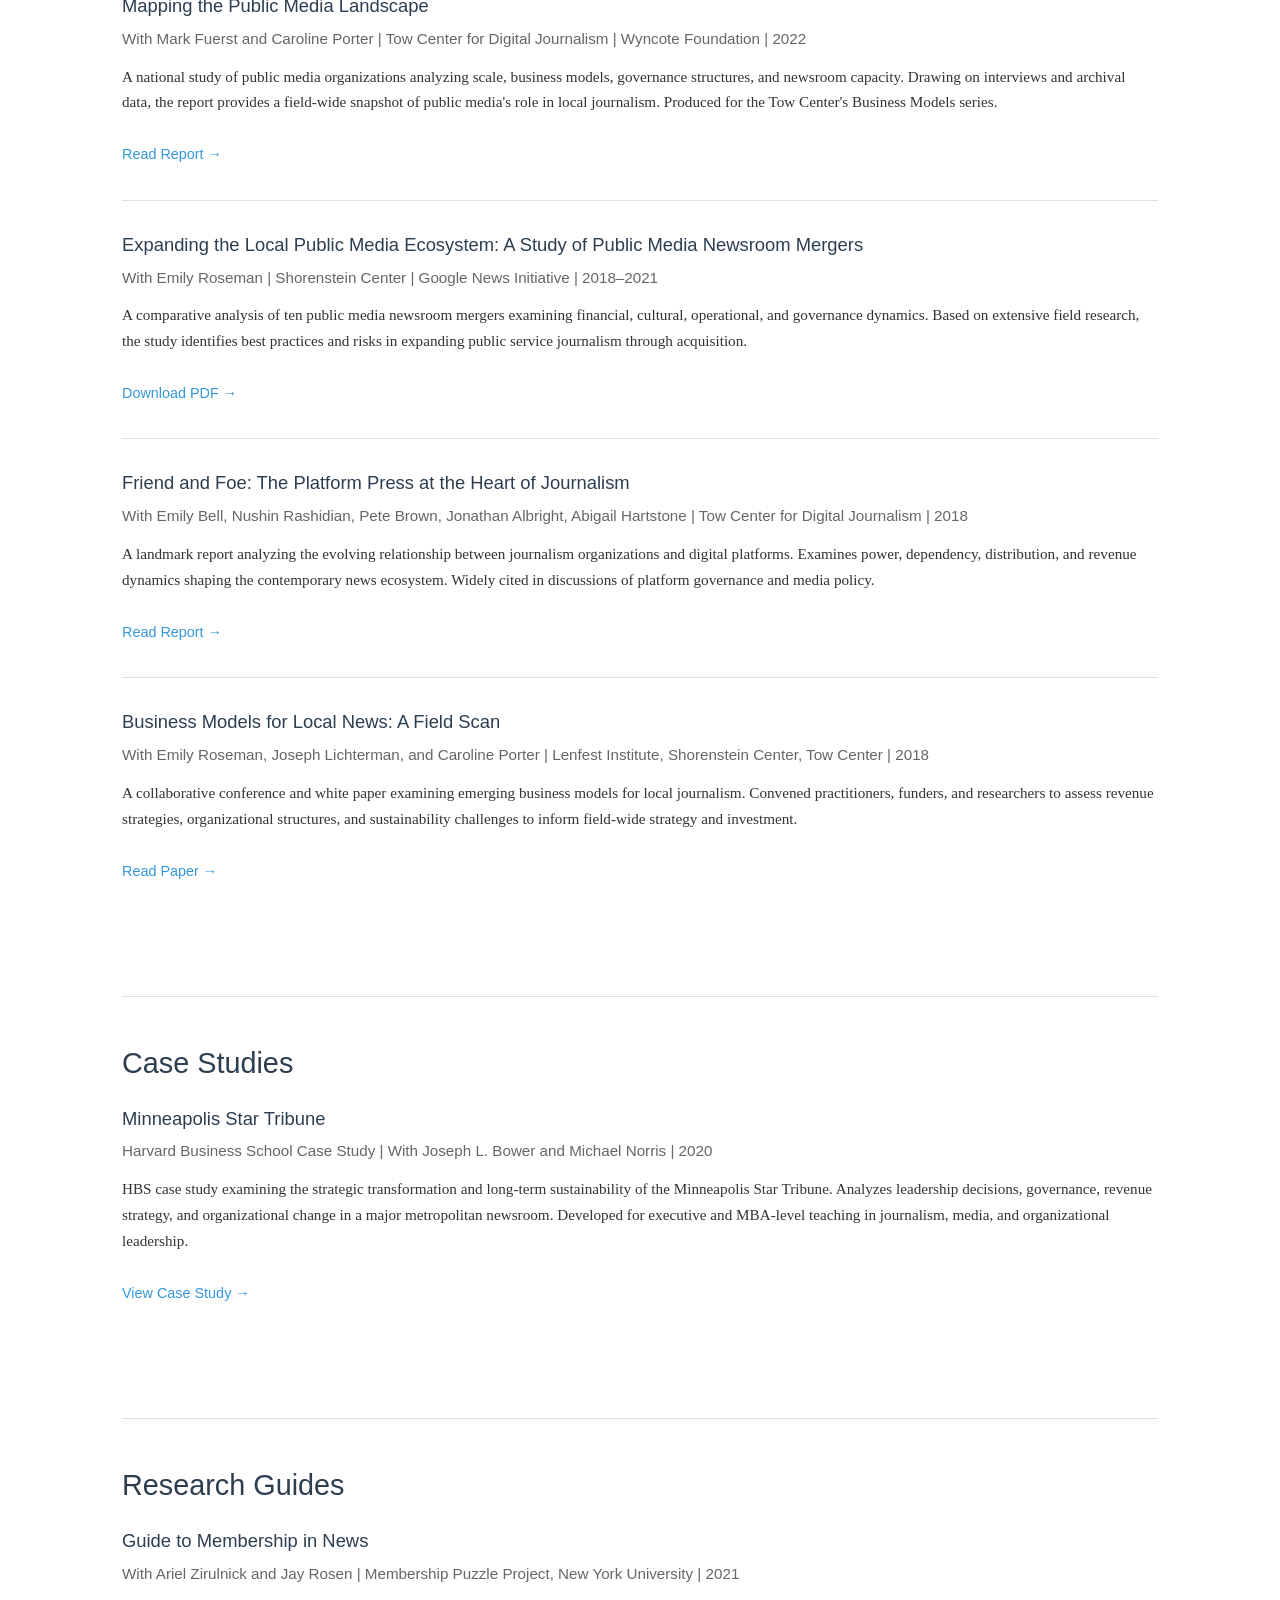
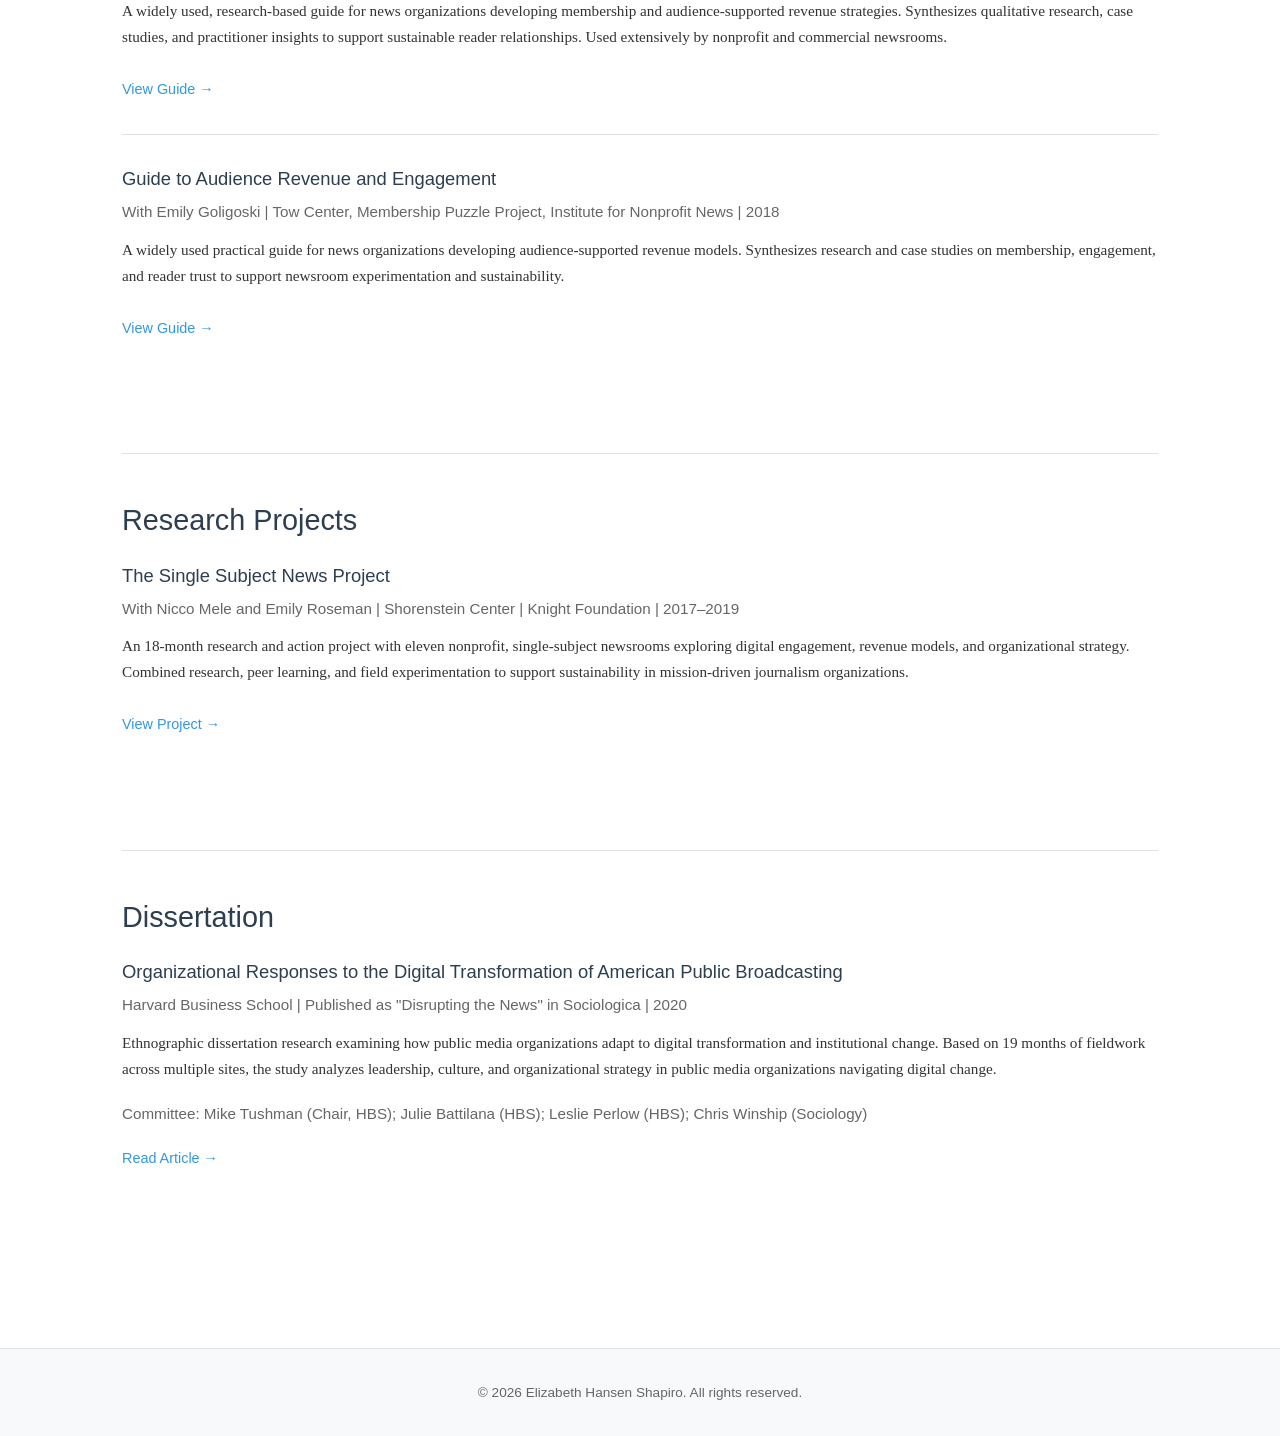
<file: publications.html>
<!DOCTYPE html>
<html lang="en">
<head>
    <meta charset="UTF-8">
    <meta name="viewport" content="width=device-width, initial-scale=1.0">
    <meta name="description" content="Publications and research by Elizabeth Hansen Shapiro - Articles, reports, and projects.">
    <title>Publications | Elizabeth Hansen Shapiro</title>
    <link rel="stylesheet" href="css/styles.css">
</head>
<body>
    <nav>
        <div class="nav-container">
            <a href="index.html" class="nav-logo">Elizabeth Hansen Shapiro</a>
            <div class="nav-toggle" onclick="toggleNav()">
                <span></span>
                <span></span>
                <span></span>
            </div>
            <ul class="nav-links">
                <li><a href="index.html">Home</a></li>
                <li><a href="about.html">About</a></li>
                <li><a href="cv.html">CV</a></li>
                <li><a href="publications.html" class="active">Publications</a></li>
                <li><a href="blog.html">Blog</a></li>
                <li><a href="media.html">Media</a></li>
                <li><a href="contact.html">Contact</a></li>
            </ul>
        </div>
    </nav>

    <main>
        <div class="page-header page-header-bg" style="background-image: url('images/publications-bg.jpg'); background-position: center 50%;">
            <h1>Publications & Work</h1>
        </div>

        <div class="container">
            <!-- Forthcoming Section -->
            <section class="section">
                <h2>Forthcoming</h2>

                <div class="publication-item">
                    <h3>Rebuilding Local Journalism at Scale: A Field-Level Analysis of Infrastructure Needs</h3>
                    <p class="publication-meta">Commissioned by Arnold Ventures | Forthcoming from Media Impact Funders | 2026</p>
                    <p>
                        A comprehensive analysis of national funding data and proposal submissions identifying the structural barriers, shared infrastructure gaps, and high-leverage investment opportunities shaping the future of local investigative and accountability journalism.
                    </p>
                </div>
            </section>

            <!-- Reports & White Papers Section -->
            <section class="section">
                <h2>Reports & White Papers</h2>

                <div class="publication-item">
                    <h3>The National Trust for Local News</h3>
                    <p class="publication-meta">With Marc Hand | Shorenstein Center | 2020</p>
                    <p>
                        A foundational concept paper proposing a nonprofit stewardship model to preserve and strengthen local newspapers. The paper outlines governance, financing, and operational structures designed to maintain journalistic independence while ensuring long-term sustainability. Served as the blueprint for launching the National Trust for Local News, later scaled into a $50 million nonprofit newspaper company.
                    </p>
                    <a href="https://shorensteincenter.org/the-national-trust-for-local-news/" class="publication-link" target="_blank" rel="noopener noreferrer">Read Paper &rarr;</a>
                </div>

                <div class="publication-item">
                    <h3>New Approaches to Platform Data Research</h3>
                    <p class="publication-meta">With Michael Sugarman, Fernande Bermejo, and Ethan Zuckerman | Netgain Partnership | 2021</p>
                    <p>
                        An applied policy study examining barriers to social platform data access for independent researchers. The report outlines technical, legal, and ethical constraints and offers recommendations to improve transparency and research access. Commissioned to inform policy discussions on platform governance and accountability.
                    </p>
                    <a href="https://netgainpartnership.org/resources/2021/2/25/new-approaches-to-platform-data-research" class="publication-link" target="_blank" rel="noopener noreferrer">Read Report &rarr;</a>
                </div>

                <div class="publication-item">
                    <h3>Developing Journalism Collaborations for Local Impact</h3>
                    <p class="publication-meta">With Caroline Porter | Center for Cooperative Media | Knight Foundation | 2022</p>
                    <p>
                        A comparative study of seven solutions journalism collaboratives examining their effects on newsroom sustainability, diversity, equity, and inclusion. Based on qualitative field research and interviews, the report identifies effective collaboration models and governance practices.
                    </p>
                    <a href="https://collaborativejournalism.org/soljourno/" class="publication-link" target="_blank" rel="noopener noreferrer">Read Study &rarr;</a>
                </div>

                <div class="publication-item">
                    <h3>Mapping the Public Media Landscape</h3>
                    <p class="publication-meta">With Mark Fuerst and Caroline Porter | Tow Center for Digital Journalism | Wyncote Foundation | 2022</p>
                    <p>
                        A national study of public media organizations analyzing scale, business models, governance structures, and newsroom capacity. Drawing on interviews and archival data, the report provides a field-wide snapshot of public media's role in local journalism. Produced for the Tow Center's Business Models series.
                    </p>
                    <a href="https://medium.com/tow-center/the-growing-strength-of-public-media-local-journalism-7f17864d9682" class="publication-link" target="_blank" rel="noopener noreferrer">Read Report &rarr;</a>
                </div>

                <div class="publication-item">
                    <h3>Expanding the Local Public Media Ecosystem: A Study of Public Media Newsroom Mergers</h3>
                    <p class="publication-meta">With Emily Roseman | Shorenstein Center | Google News Initiative | 2018–2021</p>
                    <p>
                        A comparative analysis of ten public media newsroom mergers examining financial, cultural, operational, and governance dynamics. Based on extensive field research, the study identifies best practices and risks in expanding public service journalism through acquisition.
                    </p>
                    <a href="https://shorensteincenter.org/wp-content/uploads/2021/01/PMMP-Playbook-jan-21.pdf" class="publication-link" target="_blank" rel="noopener noreferrer">Download PDF &rarr;</a>
                </div>

                <div class="publication-item">
                    <h3>Friend and Foe: The Platform Press at the Heart of Journalism</h3>
                    <p class="publication-meta">With Emily Bell, Nushin Rashidian, Pete Brown, Jonathan Albright, Abigail Hartstone | Tow Center for Digital Journalism | 2018</p>
                    <p>
                        A landmark report analyzing the evolving relationship between journalism organizations and digital platforms. Examines power, dependency, distribution, and revenue dynamics shaping the contemporary news ecosystem. Widely cited in discussions of platform governance and media policy.
                    </p>
                    <a href="https://www.cjr.org/tow_center_reports/the-platform-press-at-the-heart-of-journalism.php" class="publication-link" target="_blank" rel="noopener noreferrer">Read Report &rarr;</a>
                </div>

                <div class="publication-item">
                    <h3>Business Models for Local News: A Field Scan</h3>
                    <p class="publication-meta">With Emily Roseman, Joseph Lichterman, and Caroline Porter | Lenfest Institute, Shorenstein Center, Tow Center | 2018</p>
                    <p>
                        A collaborative conference and white paper examining emerging business models for local journalism. Convened practitioners, funders, and researchers to assess revenue strategies, organizational structures, and sustainability challenges to inform field-wide strategy and investment.
                    </p>
                    <a href="https://shorensteincenter.org/business-models-field-scan/" class="publication-link" target="_blank" rel="noopener noreferrer">Read Paper &rarr;</a>
                </div>
            </section>

            <!-- Case Studies Section -->
            <section class="section">
                <h2>Case Studies</h2>

                <div class="publication-item">
                    <h3>Minneapolis Star Tribune</h3>
                    <p class="publication-meta">Harvard Business School Case Study | With Joseph L. Bower and Michael Norris | 2020</p>
                    <p>
                        HBS case study examining the strategic transformation and long-term sustainability of the Minneapolis Star Tribune. Analyzes leadership decisions, governance, revenue strategy, and organizational change in a major metropolitan newsroom. Developed for executive and MBA-level teaching in journalism, media, and organizational leadership.
                    </p>
                    <a href="https://www.hbs.edu/faculty/Pages/item.aspx?num=57740" class="publication-link" target="_blank" rel="noopener noreferrer">View Case Study &rarr;</a>
                </div>
            </section>

            <!-- Research Guides Section -->
            <section class="section">
                <h2>Research Guides</h2>

                <div class="publication-item">
                    <h3>Guide to Membership in News</h3>
                    <p class="publication-meta">With Ariel Zirulnick and Jay Rosen | Membership Puzzle Project, New York University | 2021</p>
                    <p>
                        A widely used, research-based guide for news organizations developing membership and audience-supported revenue strategies. Synthesizes qualitative research, case studies, and practitioner insights to support sustainable reader relationships. Used extensively by nonprofit and commercial newsrooms.
                    </p>
                    <a href="https://membershipguide.org/" class="publication-link" target="_blank" rel="noopener noreferrer">View Guide &rarr;</a>
                </div>

                <div class="publication-item">
                    <h3>Guide to Audience Revenue and Engagement</h3>
                    <p class="publication-meta">With Emily Goligoski | Tow Center, Membership Puzzle Project, Institute for Nonprofit News | 2018</p>
                    <p>
                        A widely used practical guide for news organizations developing audience-supported revenue models. Synthesizes research and case studies on membership, engagement, and reader trust to support newsroom experimentation and sustainability.
                    </p>
                    <a href="https://academiccommons.columbia.edu/doi/10.7916/D8BG410W" class="publication-link" target="_blank" rel="noopener noreferrer">View Guide &rarr;</a>
                </div>
            </section>

            <!-- Research Projects Section -->
            <section class="section">
                <h2>Research Projects</h2>

                <div class="publication-item">
                    <h3>The Single Subject News Project</h3>
                    <p class="publication-meta">With Nicco Mele and Emily Roseman | Shorenstein Center | Knight Foundation | 2017–2019</p>
                    <p>
                        An 18-month research and action project with eleven nonprofit, single-subject newsrooms exploring digital engagement, revenue models, and organizational strategy. Combined research, peer learning, and field experimentation to support sustainability in mission-driven journalism organizations.
                    </p>
                    <a href="https://shorensteincenter.org/news-sustainability/single-subject-news-project/" class="publication-link" target="_blank" rel="noopener noreferrer">View Project &rarr;</a>
                </div>
            </section>

            <!-- Dissertation Section -->
            <section class="section">
                <h2>Dissertation</h2>

                <div class="publication-item">
                    <h3>Organizational Responses to the Digital Transformation of American Public Broadcasting</h3>
                    <p class="publication-meta">Harvard Business School | Published as "Disrupting the News" in Sociologica | 2020</p>
                    <p>
                        Ethnographic dissertation research examining how public media organizations adapt to digital transformation and institutional change. Based on 19 months of fieldwork across multiple sites, the study analyzes leadership, culture, and organizational strategy in public media organizations navigating digital change.
                    </p>
                    <p class="publication-meta" style="margin-top: 0.5rem;">
                        Committee: Mike Tushman (Chair, HBS); Julie Battilana (HBS); Leslie Perlow (HBS); Chris Winship (Sociology)
                    </p>
                    <a href="https://sociologica.unibo.it/article/view/11177" class="publication-link" target="_blank" rel="noopener noreferrer">Read Article &rarr;</a>
                </div>
            </section>
        </div>
    </main>

    <footer>
        <p>&copy; <script>document.write(new Date().getFullYear())</script> Elizabeth Hansen Shapiro. All rights reserved.</p>
    </footer>

    <script>
        function toggleNav() {
            const navLinks = document.querySelector('.nav-links');
            navLinks.classList.toggle('active');
        }

        document.querySelectorAll('.nav-links a').forEach(link => {
            link.addEventListener('click', () => {
                document.querySelector('.nav-links').classList.remove('active');
            });
        });
    </script>
</body>
</html>
</file>
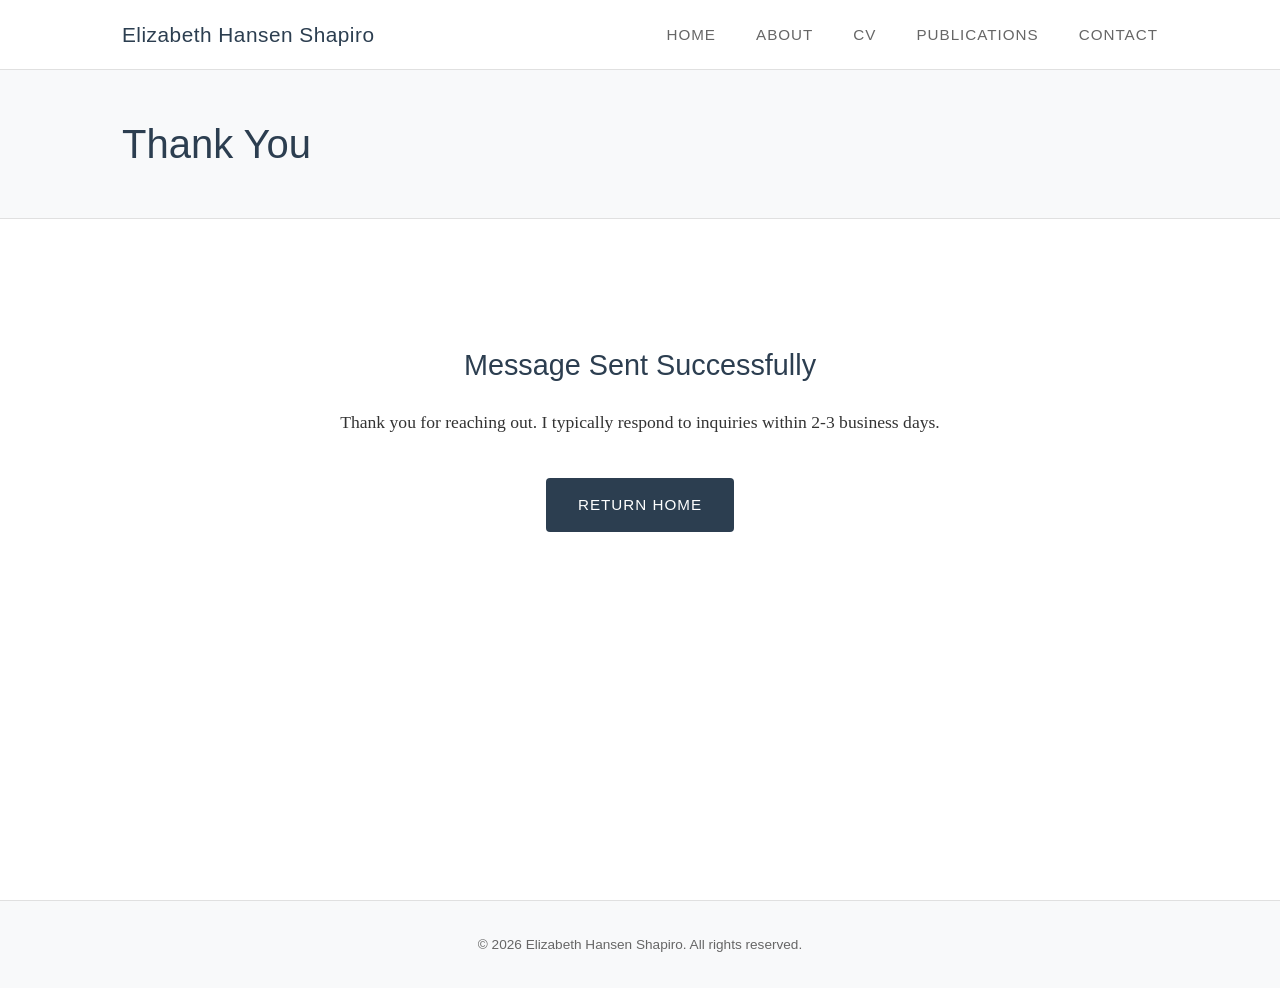
<file: success.html>
<!DOCTYPE html>
<html lang="en">
<head>
    <meta charset="UTF-8">
    <meta name="viewport" content="width=device-width, initial-scale=1.0">
    <title>Message Sent | Elizabeth Hansen Shapiro</title>
    <link rel="stylesheet" href="css/styles.css">
</head>
<body>
    <nav>
        <div class="nav-container">
            <a href="index.html" class="nav-logo">Elizabeth Hansen Shapiro</a>
            <div class="nav-toggle" onclick="toggleNav()">
                <span></span>
                <span></span>
                <span></span>
            </div>
            <ul class="nav-links">
                <li><a href="index.html">Home</a></li>
                <li><a href="about.html">About</a></li>
                <li><a href="cv.html">CV</a></li>
                <li><a href="publications.html">Publications</a></li>
                <li><a href="contact.html">Contact</a></li>
            </ul>
        </div>
    </nav>

    <main>
        <div class="page-header">
            <h1>Thank You</h1>
        </div>

        <div class="container">
            <section class="section" style="text-align: center; padding: 4rem 0;">
                <h2>Message Sent Successfully</h2>
                <p style="font-size: 1.1rem; margin: 1.5rem 0;">
                    Thank you for reaching out. I typically respond to inquiries within 2-3 business days.
                </p>
                <a href="index.html" class="submit-btn" style="text-decoration: none; display: inline-block; margin-top: 1rem;">Return Home</a>
            </section>
        </div>
    </main>

    <footer>
        <p>&copy; <script>document.write(new Date().getFullYear())</script> Elizabeth Hansen Shapiro. All rights reserved.</p>
    </footer>

    <script>
        function toggleNav() {
            const navLinks = document.querySelector('.nav-links');
            navLinks.classList.toggle('active');
        }

        document.querySelectorAll('.nav-links a').forEach(link => {
            link.addEventListener('click', () => {
                document.querySelector('.nav-links').classList.remove('active');
            });
        });
    </script>
</body>
</html>
</file>
<file: css/styles.css>
/* Elizabeth Hansen Shapiro Portfolio - Main Stylesheet */

/* CSS Reset and Base Styles */
*, *::before, *::after {
    box-sizing: border-box;
    margin: 0;
    padding: 0;
}

:root {
    --primary-color: #2c3e50;
    --secondary-color: #34495e;
    --accent-color: #3498db;
    --text-color: #333;
    --text-light: #666;
    --background: #ffffff;
    --background-alt: #f8f9fa;
    --border-color: #e0e0e0;
    --max-width: 1100px;
    --nav-height: 70px;
}

html {
    font-size: 16px;
    scroll-behavior: smooth;
}

body {
    font-family: 'Georgia', 'Times New Roman', serif;
    line-height: 1.7;
    color: var(--text-color);
    background-color: var(--background);
}

/* Typography */
h1, h2, h3, h4, h5, h6 {
    font-family: 'Helvetica Neue', 'Arial', sans-serif;
    font-weight: 400;
    line-height: 1.3;
    color: var(--primary-color);
    margin-bottom: 1rem;
}

h1 { font-size: 2.5rem; }
h2 { font-size: 1.8rem; }
h3 { font-size: 1.4rem; }

p {
    margin-bottom: 1.2rem;
}

a {
    color: var(--accent-color);
    text-decoration: none;
    transition: color 0.3s ease;
}

a:hover {
    color: var(--primary-color);
}

/* Navigation */
nav {
    background-color: var(--background);
    border-bottom: 1px solid var(--border-color);
    position: fixed;
    top: 0;
    left: 0;
    right: 0;
    height: var(--nav-height);
    z-index: 1000;
}

.nav-container {
    max-width: var(--max-width);
    margin: 0 auto;
    padding: 0 2rem;
    height: 100%;
    display: flex;
    justify-content: space-between;
    align-items: center;
}

.nav-logo {
    font-family: 'Helvetica Neue', 'Arial', sans-serif;
    font-size: 1.3rem;
    font-weight: 400;
    color: var(--primary-color);
    letter-spacing: 0.5px;
}

.nav-logo:hover {
    color: var(--accent-color);
}

.nav-links {
    display: flex;
    list-style: none;
    gap: 2.5rem;
}

.nav-links a {
    font-family: 'Helvetica Neue', 'Arial', sans-serif;
    font-size: 0.95rem;
    color: var(--text-light);
    text-transform: uppercase;
    letter-spacing: 1px;
    padding: 0.5rem 0;
    border-bottom: 2px solid transparent;
    transition: all 0.3s ease;
}

.nav-links a:hover,
.nav-links a.active {
    color: var(--primary-color);
    border-bottom-color: var(--accent-color);
}

/* Mobile Navigation */
.nav-toggle {
    display: none;
    flex-direction: column;
    cursor: pointer;
    gap: 5px;
}

.nav-toggle span {
    width: 25px;
    height: 2px;
    background-color: var(--primary-color);
    transition: all 0.3s ease;
}

/* Main Content */
main {
    margin-top: var(--nav-height);
    min-height: calc(100vh - var(--nav-height));
}

.container {
    max-width: var(--max-width);
    margin: 0 auto;
    padding: 4rem 2rem;
}

/* Hero Section - Homepage */
.hero {
    display: grid;
    grid-template-columns: 300px 1fr;
    gap: 4rem;
    align-items: start;
    padding: 4rem 0;
}

.hero-image {
    width: 100%;
    max-width: 300px;
}

.hero-image img,
.hero-image .photo-placeholder {
    width: 100%;
    aspect-ratio: 1;
    object-fit: cover;
    border-radius: 4px;
    box-shadow: 0 4px 20px rgba(0, 0, 0, 0.1);
}

.photo-placeholder {
    background-color: var(--background-alt);
    border: 2px dashed var(--border-color);
    display: flex;
    align-items: center;
    justify-content: center;
    color: var(--text-light);
    font-family: 'Helvetica Neue', 'Arial', sans-serif;
    font-size: 0.9rem;
}

.hero-content h1 {
    margin-bottom: 0.5rem;
}

.hero-tagline {
    font-family: 'Helvetica Neue', 'Arial', sans-serif;
    font-size: 1.1rem;
    color: var(--text-light);
    margin-bottom: 2rem;
    font-weight: 300;
}

.hero-bio p {
    font-size: 1.05rem;
}

/* Page Header */
.page-header {
    background-color: var(--background-alt);
    padding: 3rem 0;
    border-bottom: 1px solid var(--border-color);
}

.page-header h1 {
    max-width: var(--max-width);
    margin: 0 auto;
    padding: 0 2rem;
}

/* Page Header with Background Image */
.page-header-bg {
    background-size: cover;
    background-position: center;
    padding: 6rem 0;
    position: relative;
}

.page-header-bg::before {
    content: '';
    position: absolute;
    top: 0;
    left: 0;
    right: 0;
    bottom: 0;
    background: linear-gradient(to bottom, rgba(0,0,0,0.3), rgba(0,0,0,0.5));
}

.page-header-bg h1 {
    position: relative;
    color: white;
    text-shadow: 0 2px 4px rgba(0,0,0,0.3);
}

/* Section Styles */
.section {
    padding: 3rem 0;
    border-bottom: 1px solid var(--border-color);
}

.section:last-child {
    border-bottom: none;
}

.section h2 {
    margin-bottom: 1.5rem;
}

/* CV Styles */
.cv-section {
    margin-bottom: 3rem;
}

.cv-section h2 {
    font-size: 1.4rem;
    border-bottom: 2px solid var(--accent-color);
    padding-bottom: 0.5rem;
    margin-bottom: 1.5rem;
}

.cv-item {
    margin-bottom: 1.5rem;
    padding-left: 1rem;
    border-left: 3px solid var(--background-alt);
}

.cv-item h3 {
    font-size: 1.1rem;
    margin-bottom: 0.3rem;
}

.cv-item .date {
    font-family: 'Helvetica Neue', 'Arial', sans-serif;
    font-size: 0.9rem;
    color: var(--text-light);
    margin-bottom: 0.5rem;
}

.cv-item p {
    margin-bottom: 0.5rem;
}

/* Publications Styles */
.publication-item {
    margin-bottom: 2rem;
    padding-bottom: 2rem;
    border-bottom: 1px solid var(--border-color);
}

.publication-item:last-child {
    border-bottom: none;
}

.publication-item h3 {
    font-size: 1.15rem;
    margin-bottom: 0.5rem;
}

.publication-meta {
    font-family: 'Helvetica Neue', 'Arial', sans-serif;
    font-size: 0.9rem;
    color: var(--text-light);
    margin-bottom: 0.75rem;
}

.publication-item p {
    font-size: 0.95rem;
}

.publication-link {
    display: inline-block;
    margin-top: 0.5rem;
    font-family: 'Helvetica Neue', 'Arial', sans-serif;
    font-size: 0.9rem;
}

/* Contact Page */
.contact-content {
    max-width: 600px;
}

.contact-item {
    margin-bottom: 1.5rem;
}

.contact-item h3 {
    font-size: 1rem;
    text-transform: uppercase;
    letter-spacing: 1px;
    color: var(--text-light);
    margin-bottom: 0.3rem;
}

.contact-item a,
.contact-item p {
    font-size: 1.1rem;
}

/* Contact Form */
.contact-form {
    margin-top: 2rem;
}

.form-group {
    margin-bottom: 1.5rem;
}

.form-group label {
    display: block;
    font-family: 'Helvetica Neue', 'Arial', sans-serif;
    font-size: 0.9rem;
    text-transform: uppercase;
    letter-spacing: 1px;
    color: var(--text-light);
    margin-bottom: 0.5rem;
}

.form-group input,
.form-group select,
.form-group textarea {
    width: 100%;
    padding: 0.75rem 1rem;
    font-family: 'Georgia', 'Times New Roman', serif;
    font-size: 1rem;
    border: 1px solid var(--border-color);
    border-radius: 4px;
    background-color: var(--background);
    transition: border-color 0.3s ease;
}

.form-group input:focus,
.form-group select:focus,
.form-group textarea:focus {
    outline: none;
    border-color: var(--accent-color);
}

.form-group textarea {
    resize: vertical;
    min-height: 150px;
}

.submit-btn {
    display: inline-block;
    padding: 0.875rem 2rem;
    font-family: 'Helvetica Neue', 'Arial', sans-serif;
    font-size: 0.95rem;
    text-transform: uppercase;
    letter-spacing: 1px;
    color: white;
    background-color: var(--primary-color);
    border: none;
    border-radius: 4px;
    cursor: pointer;
    transition: background-color 0.3s ease;
}

.submit-btn:hover {
    background-color: var(--secondary-color);
}

/* Footer */
footer {
    background-color: var(--background-alt);
    border-top: 1px solid var(--border-color);
    padding: 2rem;
    text-align: center;
}

footer p {
    font-family: 'Helvetica Neue', 'Arial', sans-serif;
    font-size: 0.85rem;
    color: var(--text-light);
    margin: 0;
}

/* Responsive Design */
@media (max-width: 768px) {
    html {
        font-size: 15px;
    }

    .nav-toggle {
        display: flex;
    }

    .nav-links {
        position: absolute;
        top: var(--nav-height);
        left: 0;
        right: 0;
        background-color: var(--background);
        flex-direction: column;
        padding: 1rem 2rem;
        gap: 0;
        border-bottom: 1px solid var(--border-color);
        display: none;
    }

    .nav-links.active {
        display: flex;
    }

    .nav-links li {
        padding: 0.75rem 0;
        border-bottom: 1px solid var(--border-color);
    }

    .nav-links li:last-child {
        border-bottom: none;
    }

    .hero {
        grid-template-columns: 1fr;
        gap: 2rem;
        text-align: center;
    }

    .hero-image {
        max-width: 250px;
        margin: 0 auto;
    }

    .container {
        padding: 2rem 1.5rem;
    }

    h1 { font-size: 2rem; }
    h2 { font-size: 1.5rem; }
}

@media (max-width: 480px) {
    .nav-container {
        padding: 0 1rem;
    }

    .nav-logo {
        font-size: 1.1rem;
    }

    .container {
        padding: 1.5rem 1rem;
    }

    h1 { font-size: 1.75rem; }
}
</file>
